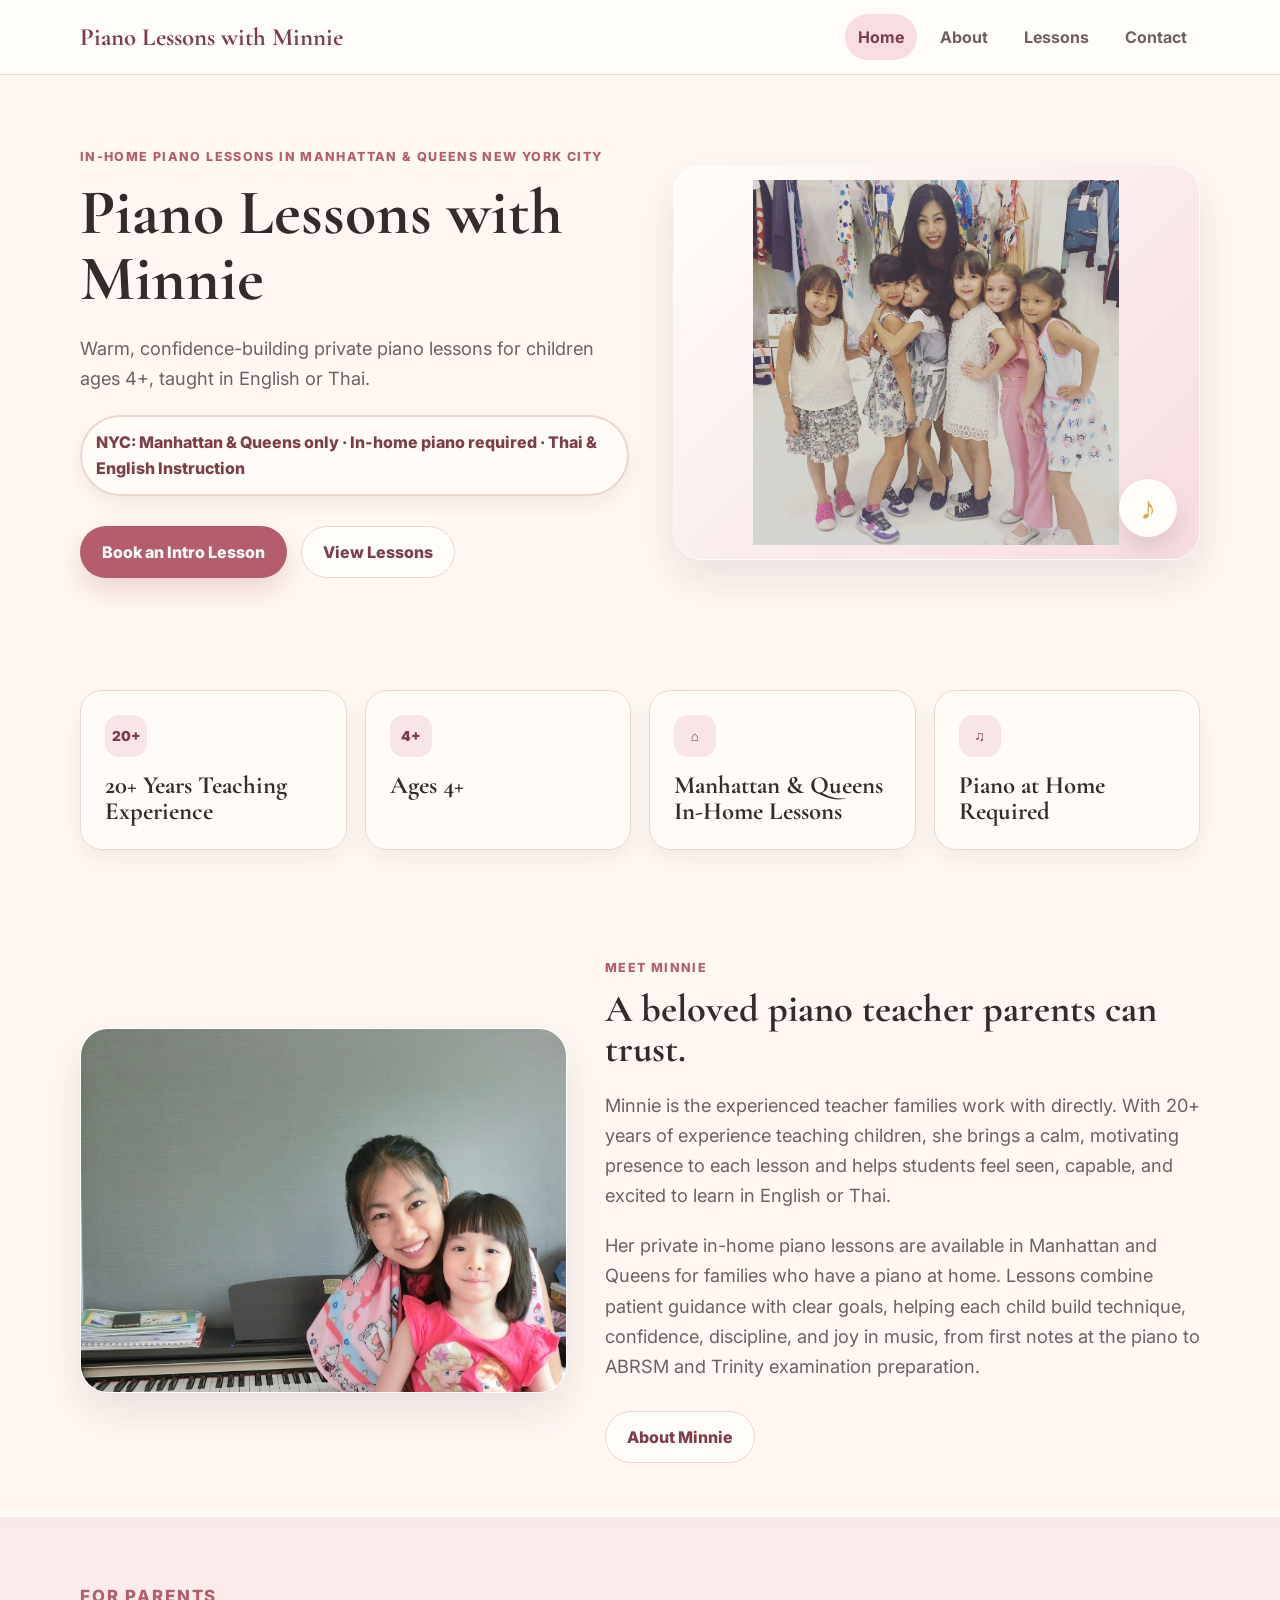
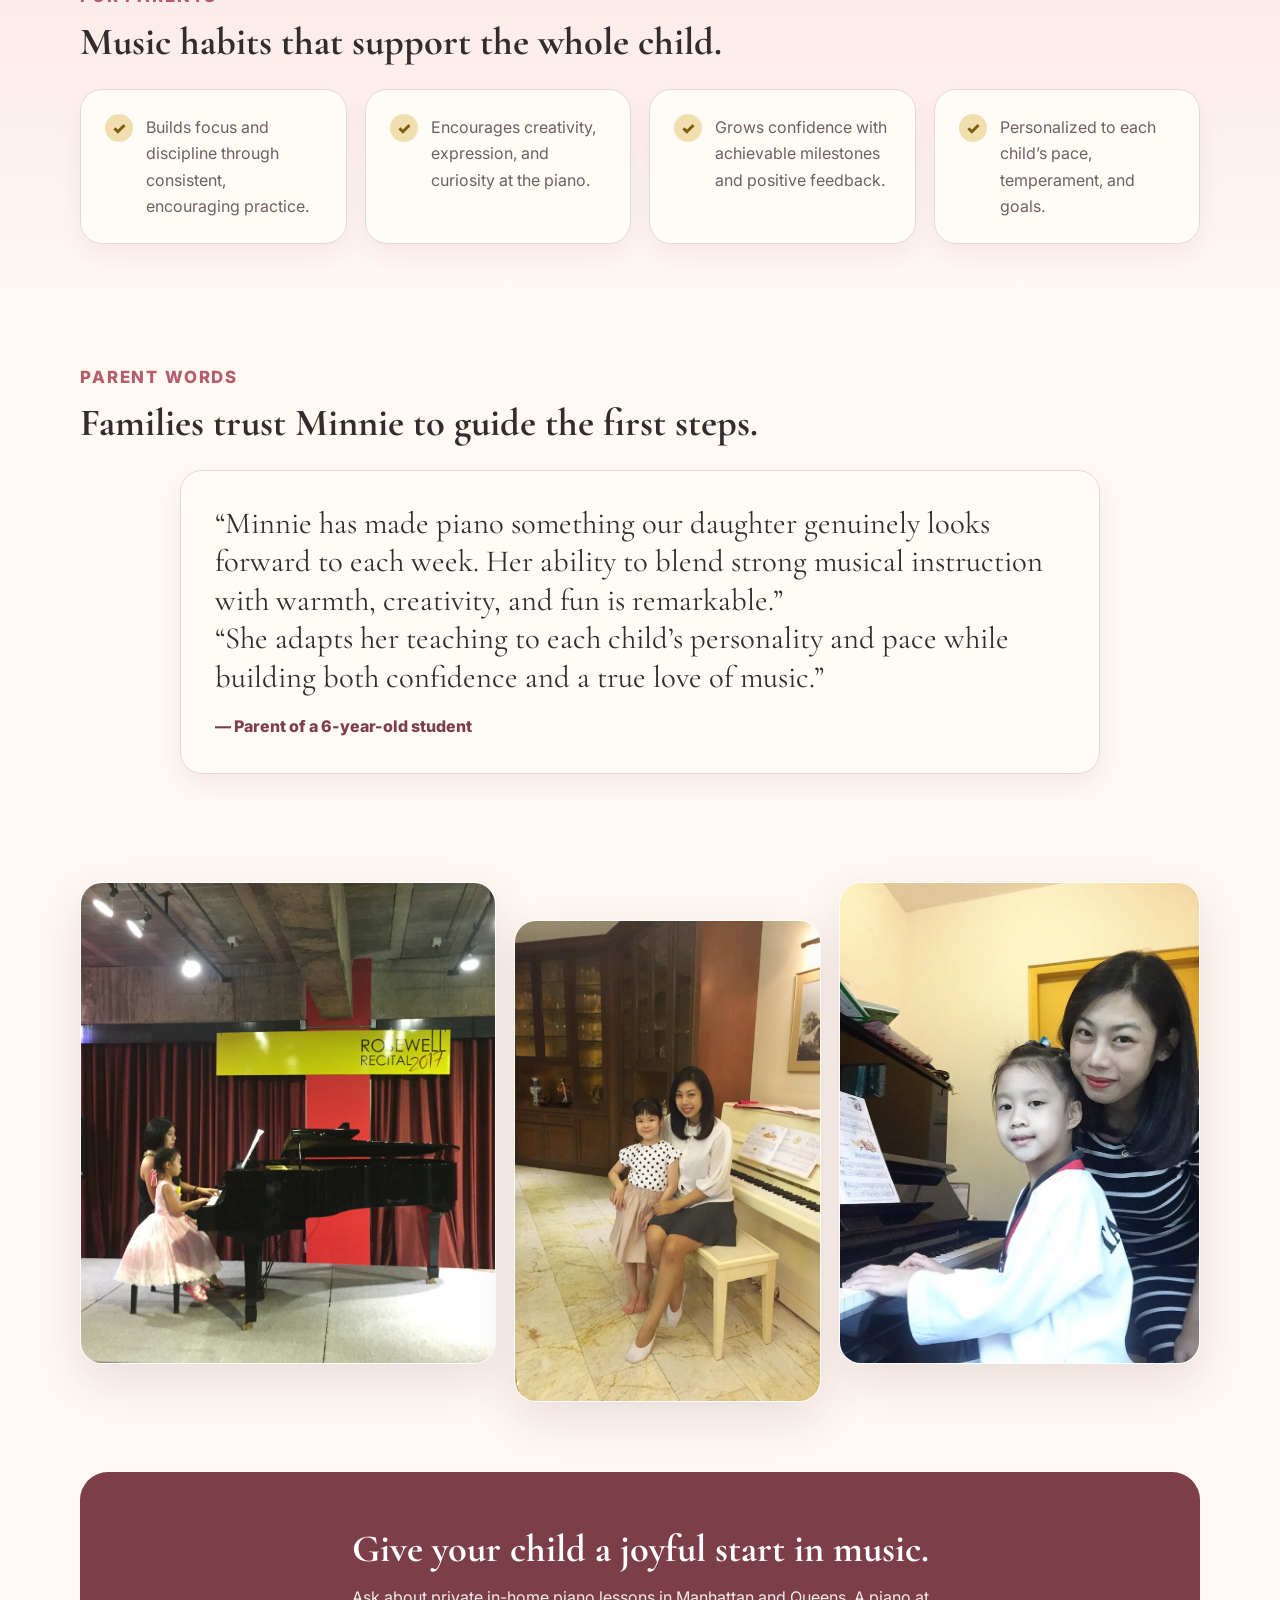
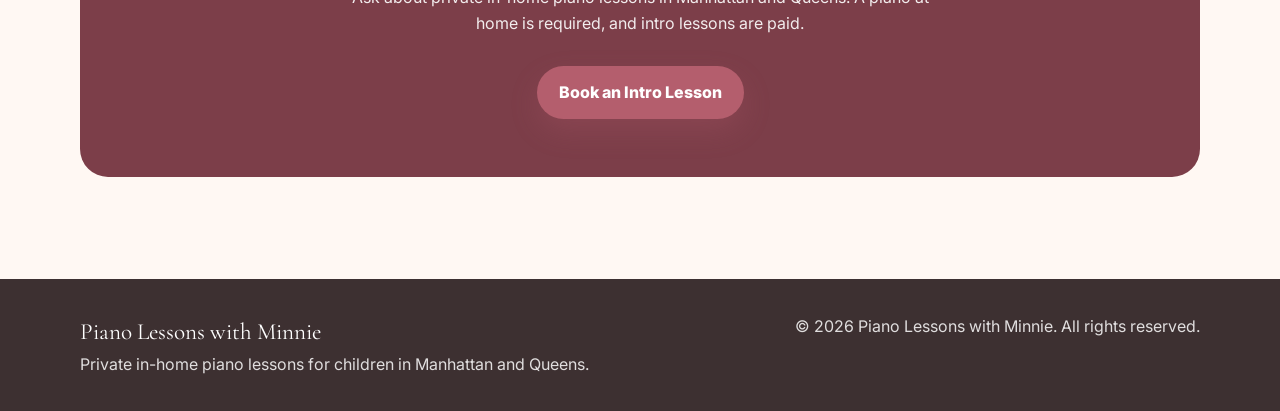
<file: index.html>
<!doctype html>
<html lang="en">
  <head>
    <meta charset="utf-8">
    <meta name="viewport" content="width=device-width, initial-scale=1">
    <title>Piano Lessons with Minnie | Private Piano Lessons for Kids</title>
    <meta name="description" content="Warm, confidence-building children’s piano lessons with Minnie for ages 4+ in Manhattan and Queens. Private in-home piano lessons require a piano at home.">
    <link rel="preconnect" href="https://fonts.googleapis.com">
    <link rel="preconnect" href="https://fonts.gstatic.com" crossorigin>
    <link href="https://fonts.googleapis.com/css2?family=Cormorant+Garamond:wght@600;700&family=Inter:wght@400;600;700;800&display=swap" rel="stylesheet">
    <link rel="stylesheet" href="styles.css">

<link rel="icon" type="image/png" href="/favicon.png" />

<meta property="og:title" content="Piano Lessons with Minnie" />
<meta property="og:description" content="Warm, confidence-building private piano lessons for children ages 4+." />
<meta property="og:image" content="https://pianowithminnie.com/og-image.png" />
<meta property="og:url" content="https://pianowithminnie.com" />
<meta property="og:type" content="website" />

<meta name="twitter:card" content="summary_large_image" />
<meta name="twitter:title" content="Piano Lessons with Minnie" />
<meta name="twitter:description" content="Warm, confidence-building private piano lessons for children ages 4+." />
<meta name="twitter:image" content="https://pianowithminnie.com/og-image.png" />

    
    <script type="application/ld+json">
      {
        "@context": "https://schema.org",
        "@type": ["LocalBusiness", "EducationalOrganization"],
        "name": "Piano Lessons with Minnie",
        "description": "Warm private piano lessons for children ages 4 and above with Minnie in Manhattan and Queens, including beginner piano, in-home lessons, ABRSM exam preparation, and Trinity exam preparation. An in-home piano is required.",
        "telephone": "+16462888821",
        "founder": {"@type": "Person", "name": "Minnie"},
        "employee": {"@type": "Person", "name": "Minnie", "jobTitle": "Piano Teacher"},
        "areaServed": ["Manhattan, New York, NY", "Queens, New York, NY"],
        "priceRange": "$$",
        "serviceType": ["Children's piano lessons", "Private piano lessons", "In-home piano lessons", "ABRSM exam preparation", "Trinity exam preparation"]
      }
    </script>
  </head>
  <body>
    <header class="site-header">
      <nav class="nav" aria-label="Main navigation">
        <a class="logo" href="index.html">Piano Lessons with Minnie</a>
        <div class="nav-links">
          <a href="index.html" aria-current="page">Home</a>
          <a href="about.html">About</a>
          <a href="lessons.html">Lessons</a>
          <a href="contact.html">Contact</a>
        </div>
      </nav>
    </header>

    <main>
      <section class="hero">
        <div class="hero-text">
          <p class="eyebrow">In-home piano lessons in Manhattan &amp; Queens New York City</p>
          <h1> Piano Lessons with Minnie</h1>
          <p class="lead">Warm, confidence-building private piano lessons for children ages 4+, taught in English or Thai.</p>
          <p class="service-note"> NYC: Manhattan &amp; Queens only · In-home piano required · Thai &amp; English Instruction  </p>
          <div class="actions">
            <a class="button primary" href="contact.html">Book an Intro Lesson</a>
            <a class="button secondary" href="lessons.html">View Lessons</a>
          </div>
        </div>
        <div class="hero-art contain-photo">
          <img src="assets/images/student-recital.jpg" alt="Minnie supporting a young student during a piano recital">
  
          <span class="music-note" aria-hidden="true">♪</span>
        </div>
      </section>

      <section class="section" aria-label="Teaching highlights">
        <div class="grid four">
          <article class="card badge-card">
            <div class="icon">20+</div>
            <h3>20+ Years Teaching Experience</h3>
          </article>
          <article class="card badge-card">
            <div class="icon">4+</div>
            <h3>Ages 4+</h3>
          </article>
          <article class="card badge-card">
            <div class="icon">⌂</div>
            <h3>Manhattan &amp; Queens In-Home Lessons</h3>
          </article>
          <article class="card badge-card">
            <div class="icon">♫</div>
            <h3>Piano at Home Required</h3>
          </article>
        </div>
      </section>

      <section class="section about">
        <div class="image-card">
          <img src="assets/images/minnie-at-grand-piano.jpg" alt="Minnie seated at a grand piano">
        </div>
        <div>
          <p class="eyebrow">Meet Minnie</p>
          <h2>A beloved piano teacher parents can trust.</h2>
          <p class="lead">Minnie is the experienced teacher families work with directly. With 20+ years of experience teaching children, she brings a calm, motivating presence to each lesson and helps students feel seen, capable, and excited to learn in English or Thai.</p>
          <p class="lead">Her private in-home piano lessons are available in Manhattan and Queens for families who have a piano at home. Lessons combine patient guidance with clear goals, helping each child build technique, confidence, discipline, and joy in music, from first notes at the piano to ABRSM and Trinity examination preparation.</p>
          <div class="actions">
            <a class="button secondary" href="about.html">About Minnie</a>
          </div>
        </div>
      </section>

      <div class="soft-band">
        <section class="section">
          <div class="section-heading">
            <p class="eyebrow">For parents</p>
            <h2>Music habits that support the whole child.</h2>
          </div>
          <div class="grid four">
            <div class="card benefit"><span class="check">✓</span><p>Builds focus and discipline through consistent, encouraging practice.</p></div>
            <div class="card benefit"><span class="check">✓</span><p>Encourages creativity, expression, and curiosity at the piano.</p></div>
            <div class="card benefit"><span class="check">✓</span><p>Grows confidence with achievable milestones and positive feedback.</p></div>
            <div class="card benefit"><span class="check">✓</span><p>Personalized to each child’s pace, temperament, and goals.</p></div>
          </div>
        </section>
      </div>

      <section class="section">
        <div class="section-heading">
          <p class="eyebrow">Parent words</p>
          <h2>Families trust Minnie to guide the first steps.</h2>
        </div>
        <article class="card featured-testimonial">
          <p class="quote">“Minnie has made piano something our daughter genuinely looks forward to each week. Her ability to blend strong musical instruction with warmth, creativity, and fun is remarkable.”</p>
          <p class="quote">“She adapts her teaching to each child’s personality and pace while building both confidence and a true love of music.”</p>
          <p class="author">— Parent of a 6-year-old student</p>
        </article>
      </section>

      <section class="section" aria-label="Photos of Minnie teaching students">
        <div class="photo-strip">
          <img src="assets/images/piano-lesson-student.jpg" alt="Minnie smiling with a young piano student">
          <img src="assets/images/Minnie_Student_Homepage.jpg" alt="Minnie with a young student at a piano lesson">
          <img src="assets/images/Minnie_TKD.jpg" alt="Minnie supporting a young piano student during a recital">
        </div>
      </section>

      <section class="section">
        <div class="cta-band">
          <h2>Give your child a joyful start in music.</h2>
          <p>Ask about private in-home piano lessons in Manhattan and Queens. A piano at home is required, and intro lessons are paid.</p>
          <div class="actions" style="justify-content:center">
            <a class="button primary" href="contact.html">Book an Intro Lesson</a>
          </div>
        </div>
      </section>
    </main>

    <footer class="site-footer">
      <div class="footer-inner">
        <div>
          <div class="footer-brand">Piano Lessons with Minnie</div>
          <p>Private in-home piano lessons for children in Manhattan and Queens.</p>
        </div>
       
        <p>© 2026 Piano Lessons with Minnie. All rights reserved.</p>
      </div>
    </footer>
  </body>
</html>
</file>
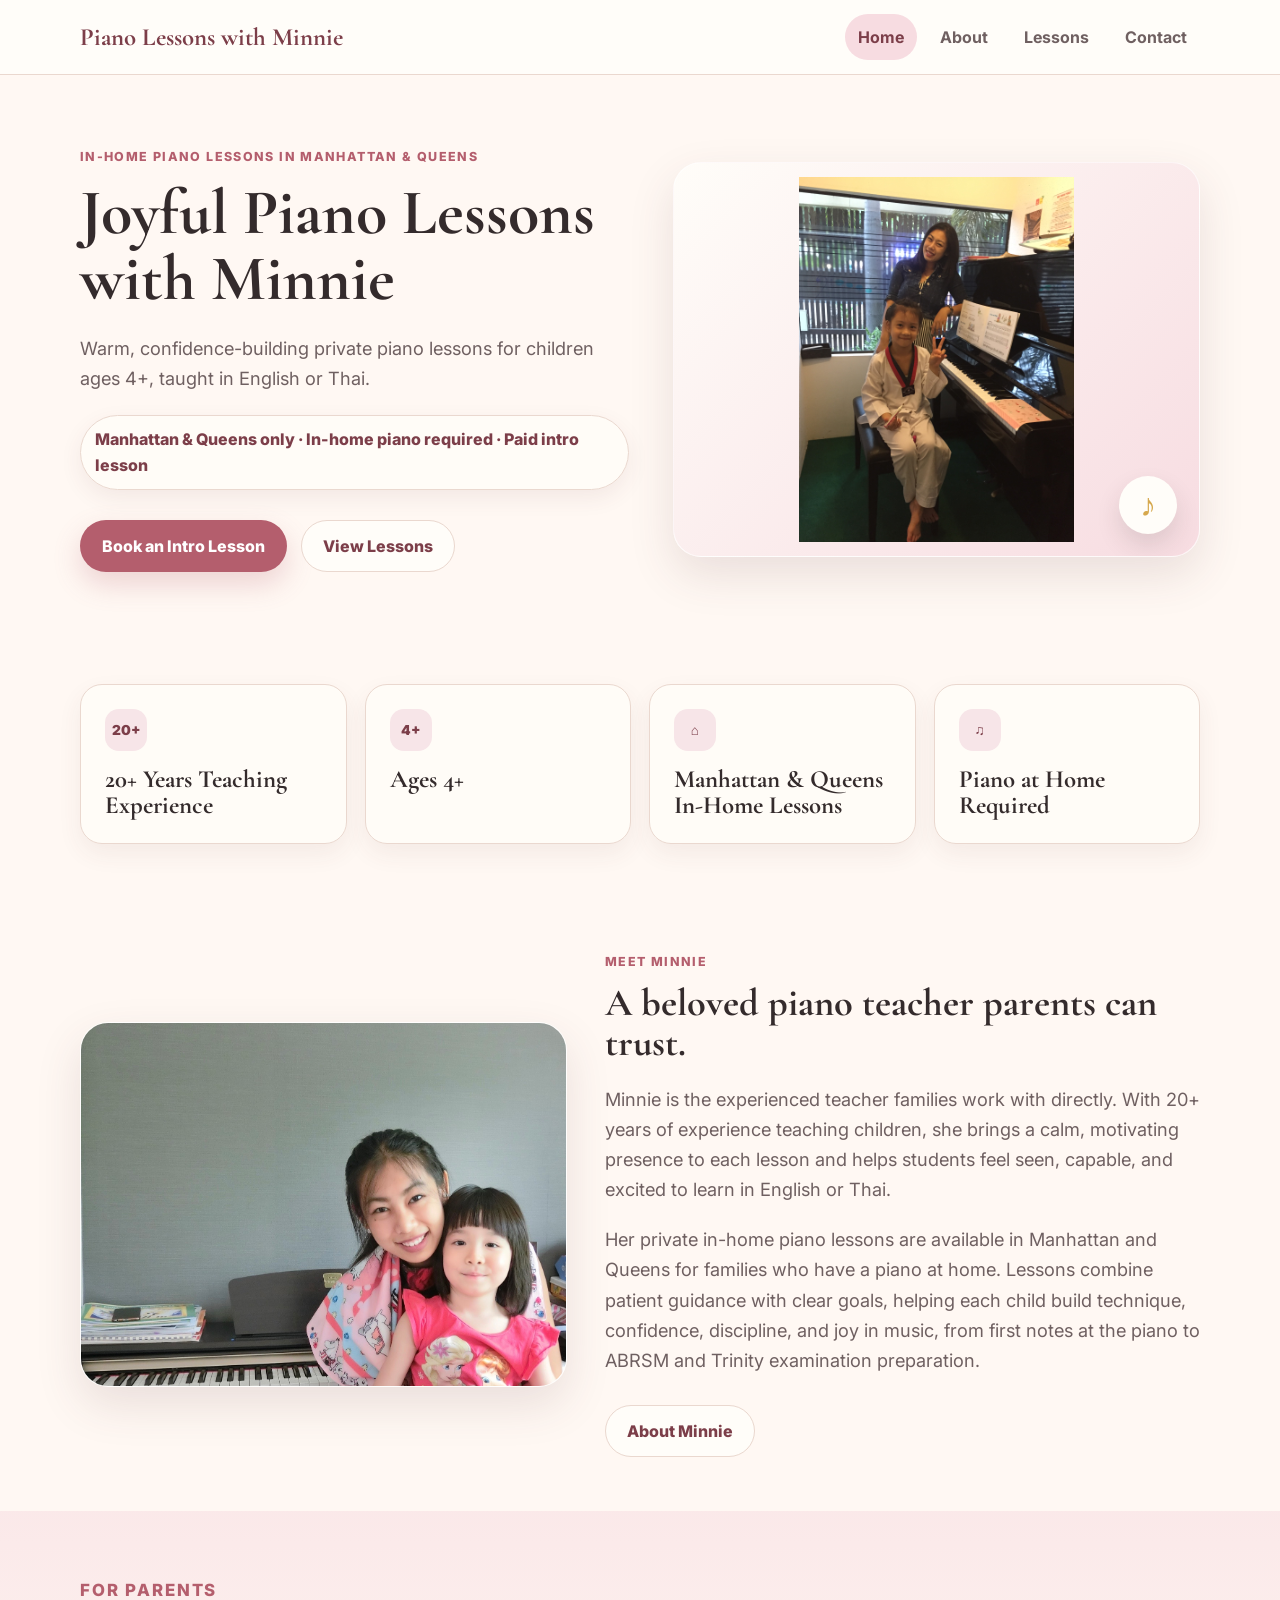
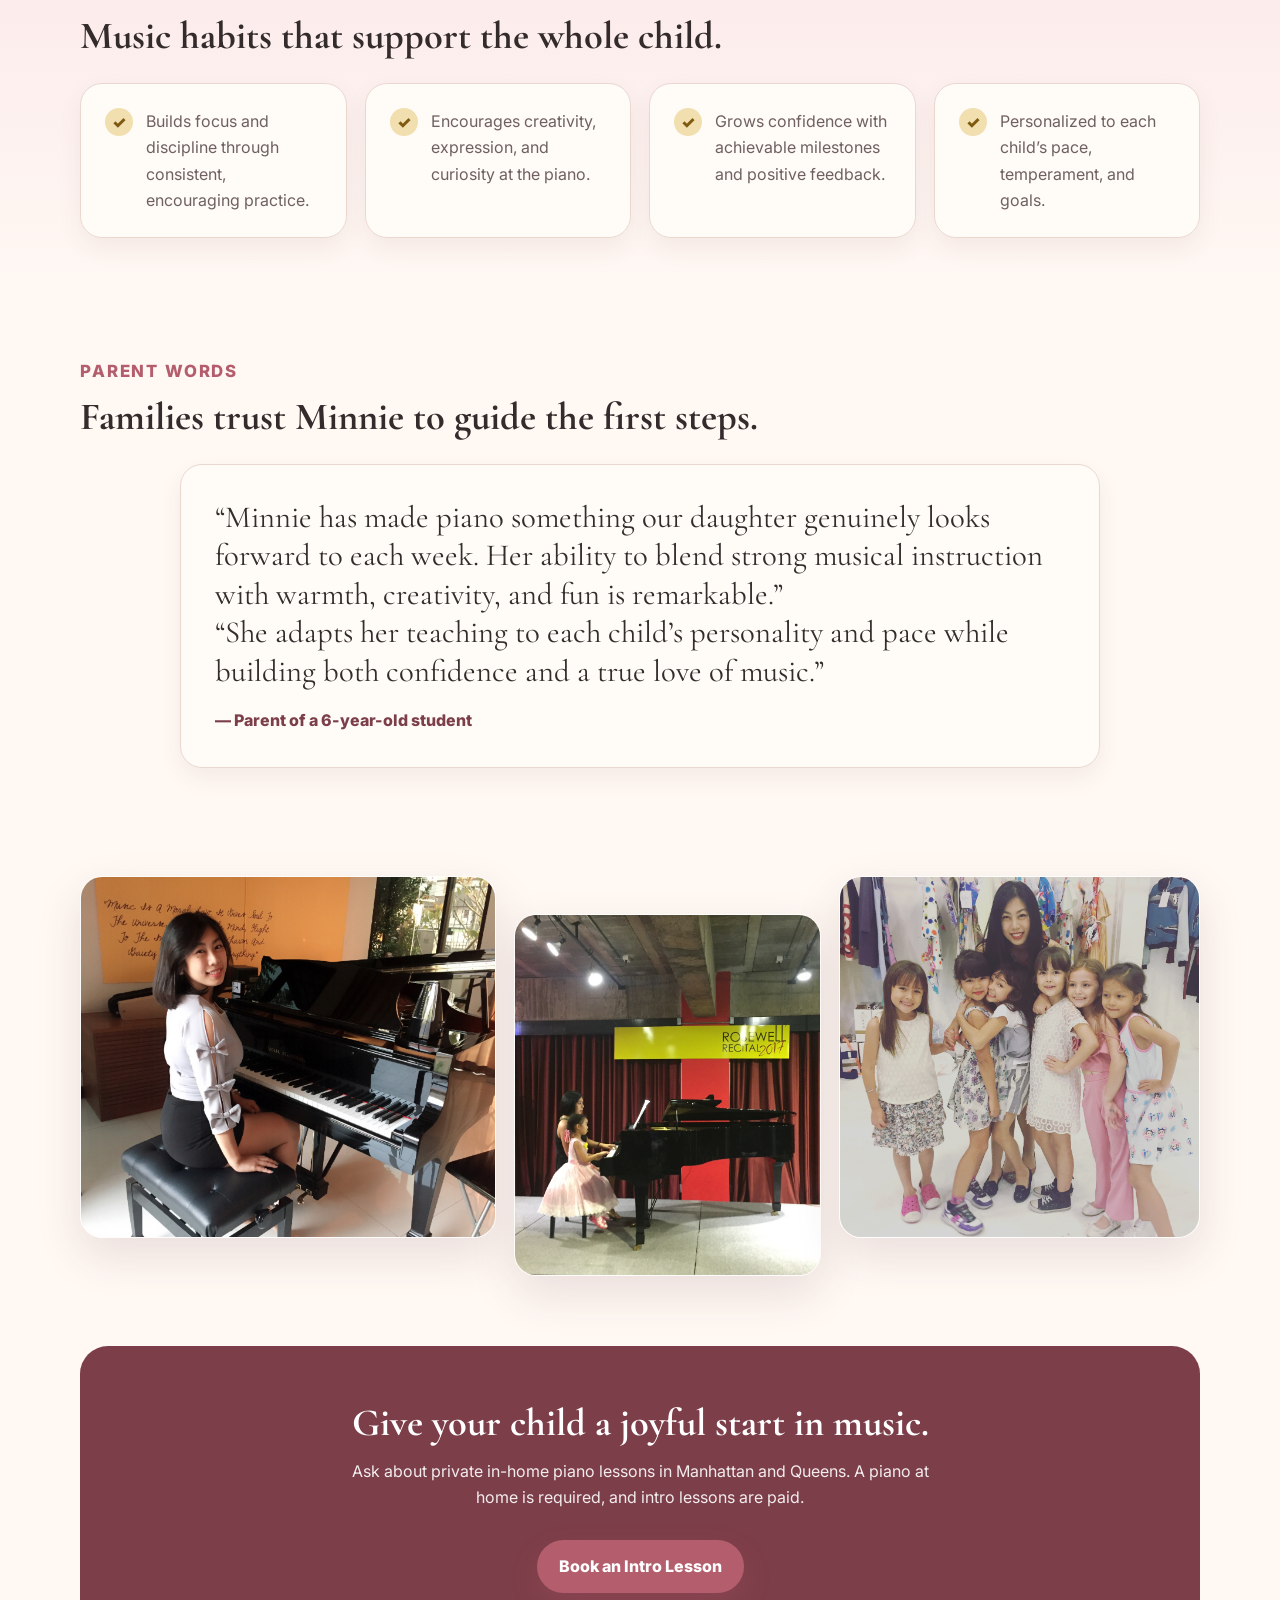
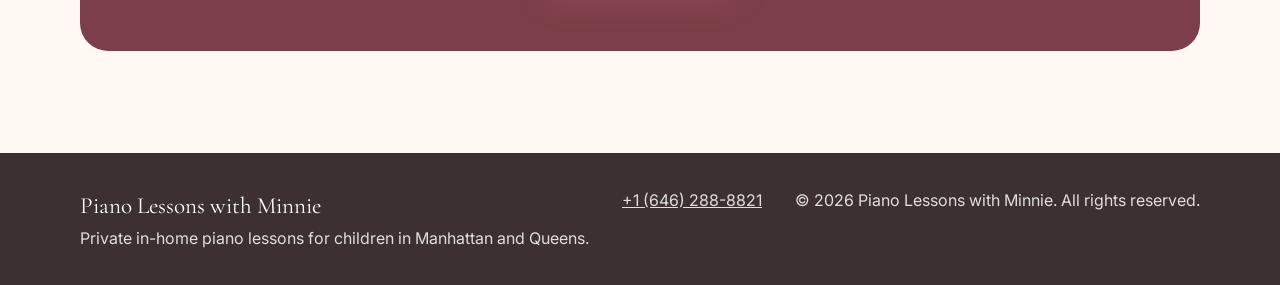
<file: MinniesPiano/index.html>
<!doctype html>
<html lang="en">
  <head>
    <meta charset="utf-8">
    <meta name="viewport" content="width=device-width, initial-scale=1">
    <title>Piano Lessons with Minnie | Private Piano Lessons for Kids</title>
    <meta name="description" content="Warm, confidence-building children’s piano lessons with Minnie for ages 4+ in Manhattan and Queens. Private in-home piano lessons require a piano at home.">
    <link rel="preconnect" href="https://fonts.googleapis.com">
    <link rel="preconnect" href="https://fonts.gstatic.com" crossorigin>
    <link href="https://fonts.googleapis.com/css2?family=Cormorant+Garamond:wght@600;700&family=Inter:wght@400;600;700;800&display=swap" rel="stylesheet">
    <link rel="stylesheet" href="styles.css">
    <script type="application/ld+json">
      {
        "@context": "https://schema.org",
        "@type": ["LocalBusiness", "EducationalOrganization"],
        "name": "Piano Lessons with Minnie",
        "description": "Warm private piano lessons for children ages 4 and above with Minnie in Manhattan and Queens, including beginner piano, in-home lessons, ABRSM exam preparation, and Trinity exam preparation. An in-home piano is required.",
        "telephone": "+16462888821",
        "founder": {"@type": "Person", "name": "Minnie"},
        "employee": {"@type": "Person", "name": "Minnie", "jobTitle": "Piano Teacher"},
        "areaServed": ["Manhattan, New York, NY", "Queens, New York, NY"],
        "priceRange": "$$",
        "serviceType": ["Children's piano lessons", "Private piano lessons", "In-home piano lessons", "ABRSM exam preparation", "Trinity exam preparation"]
      }
    </script>
  </head>
  <body>
    <header class="site-header">
      <nav class="nav" aria-label="Main navigation">
        <a class="logo" href="index.html">Piano Lessons with Minnie</a>
        <div class="nav-links">
          <a href="index.html" aria-current="page">Home</a>
          <a href="about.html">About</a>
          <a href="lessons.html">Lessons</a>
          <a href="contact.html">Contact</a>
        </div>
      </nav>
    </header>

    <main>
      <section class="hero">
        <div class="hero-text">
          <p class="eyebrow">In-home piano lessons in Manhattan &amp; Queens</p>
          <h1>Joyful Piano Lessons with Minnie</h1>
          <p class="lead">Warm, confidence-building private piano lessons for children ages 4+, taught in English or Thai.</p>
          <p class="service-note">Manhattan &amp; Queens only · In-home piano required · Paid intro lesson</p>
          <div class="actions">
            <a class="button primary" href="contact.html">Book an Intro Lesson</a>
            <a class="button secondary" href="lessons.html">View Lessons</a>
          </div>
        </div>
        <div class="hero-art contain-photo">
          <img src="assets/images/minnie-with-young-student.jpg" alt="Minnie smiling with a young piano student beside a piano">
          <span class="music-note" aria-hidden="true">♪</span>
        </div>
      </section>

      <section class="section" aria-label="Teaching highlights">
        <div class="grid four">
          <article class="card badge-card">
            <div class="icon">20+</div>
            <h3>20+ Years Teaching Experience</h3>
          </article>
          <article class="card badge-card">
            <div class="icon">4+</div>
            <h3>Ages 4+</h3>
          </article>
          <article class="card badge-card">
            <div class="icon">⌂</div>
            <h3>Manhattan &amp; Queens In-Home Lessons</h3>
          </article>
          <article class="card badge-card">
            <div class="icon">♫</div>
            <h3>Piano at Home Required</h3>
          </article>
        </div>
      </section>

      <section class="section about">
        <div class="image-card">
          <img src="assets/images/minnie-at-grand-piano.jpg" alt="Minnie seated at a grand piano">
        </div>
        <div>
          <p class="eyebrow">Meet Minnie</p>
          <h2>A beloved piano teacher parents can trust.</h2>
          <p class="lead">Minnie is the experienced teacher families work with directly. With 20+ years of experience teaching children, she brings a calm, motivating presence to each lesson and helps students feel seen, capable, and excited to learn in English or Thai.</p>
          <p class="lead">Her private in-home piano lessons are available in Manhattan and Queens for families who have a piano at home. Lessons combine patient guidance with clear goals, helping each child build technique, confidence, discipline, and joy in music, from first notes at the piano to ABRSM and Trinity examination preparation.</p>
          <div class="actions">
            <a class="button secondary" href="about.html">About Minnie</a>
          </div>
        </div>
      </section>

      <div class="soft-band">
        <section class="section">
          <div class="section-heading">
            <p class="eyebrow">For parents</p>
            <h2>Music habits that support the whole child.</h2>
          </div>
          <div class="grid four">
            <div class="card benefit"><span class="check">✓</span><p>Builds focus and discipline through consistent, encouraging practice.</p></div>
            <div class="card benefit"><span class="check">✓</span><p>Encourages creativity, expression, and curiosity at the piano.</p></div>
            <div class="card benefit"><span class="check">✓</span><p>Grows confidence with achievable milestones and positive feedback.</p></div>
            <div class="card benefit"><span class="check">✓</span><p>Personalized to each child’s pace, temperament, and goals.</p></div>
          </div>
        </section>
      </div>

      <section class="section">
        <div class="section-heading">
          <p class="eyebrow">Parent words</p>
          <h2>Families trust Minnie to guide the first steps.</h2>
        </div>
        <article class="card featured-testimonial">
          <p class="quote">“Minnie has made piano something our daughter genuinely looks forward to each week. Her ability to blend strong musical instruction with warmth, creativity, and fun is remarkable.”</p>
          <p class="quote">“She adapts her teaching to each child’s personality and pace while building both confidence and a true love of music.”</p>
          <p class="author">— Parent of a 6-year-old student</p>
        </article>
      </section>

      <section class="section" aria-label="Photos of Minnie teaching students">
        <div class="photo-strip">
          <img src="assets/images/minnie-with-students.jpg" alt="Minnie smiling with a group of young students">
          <img src="assets/images/piano-lesson-student.jpg" alt="Minnie with a young student at a piano lesson">
          <img src="assets/images/student-recital.jpg" alt="Minnie supporting a young piano student during a recital">
        </div>
      </section>

      <section class="section">
        <div class="cta-band">
          <h2>Give your child a joyful start in music.</h2>
          <p>Ask about private in-home piano lessons in Manhattan and Queens. A piano at home is required, and intro lessons are paid.</p>
          <div class="actions" style="justify-content:center">
            <a class="button primary" href="contact.html">Book an Intro Lesson</a>
          </div>
        </div>
      </section>
    </main>

    <footer class="site-footer">
      <div class="footer-inner">
        <div>
          <div class="footer-brand">Piano Lessons with Minnie</div>
          <p>Private in-home piano lessons for children in Manhattan and Queens.</p>
        </div>
        <p><a href="tel:+16462888821">+1 (646) 288-8821</a></p>
        <p>© 2026 Piano Lessons with Minnie. All rights reserved.</p>
      </div>
    </footer>
  </body>
</html>
</file>
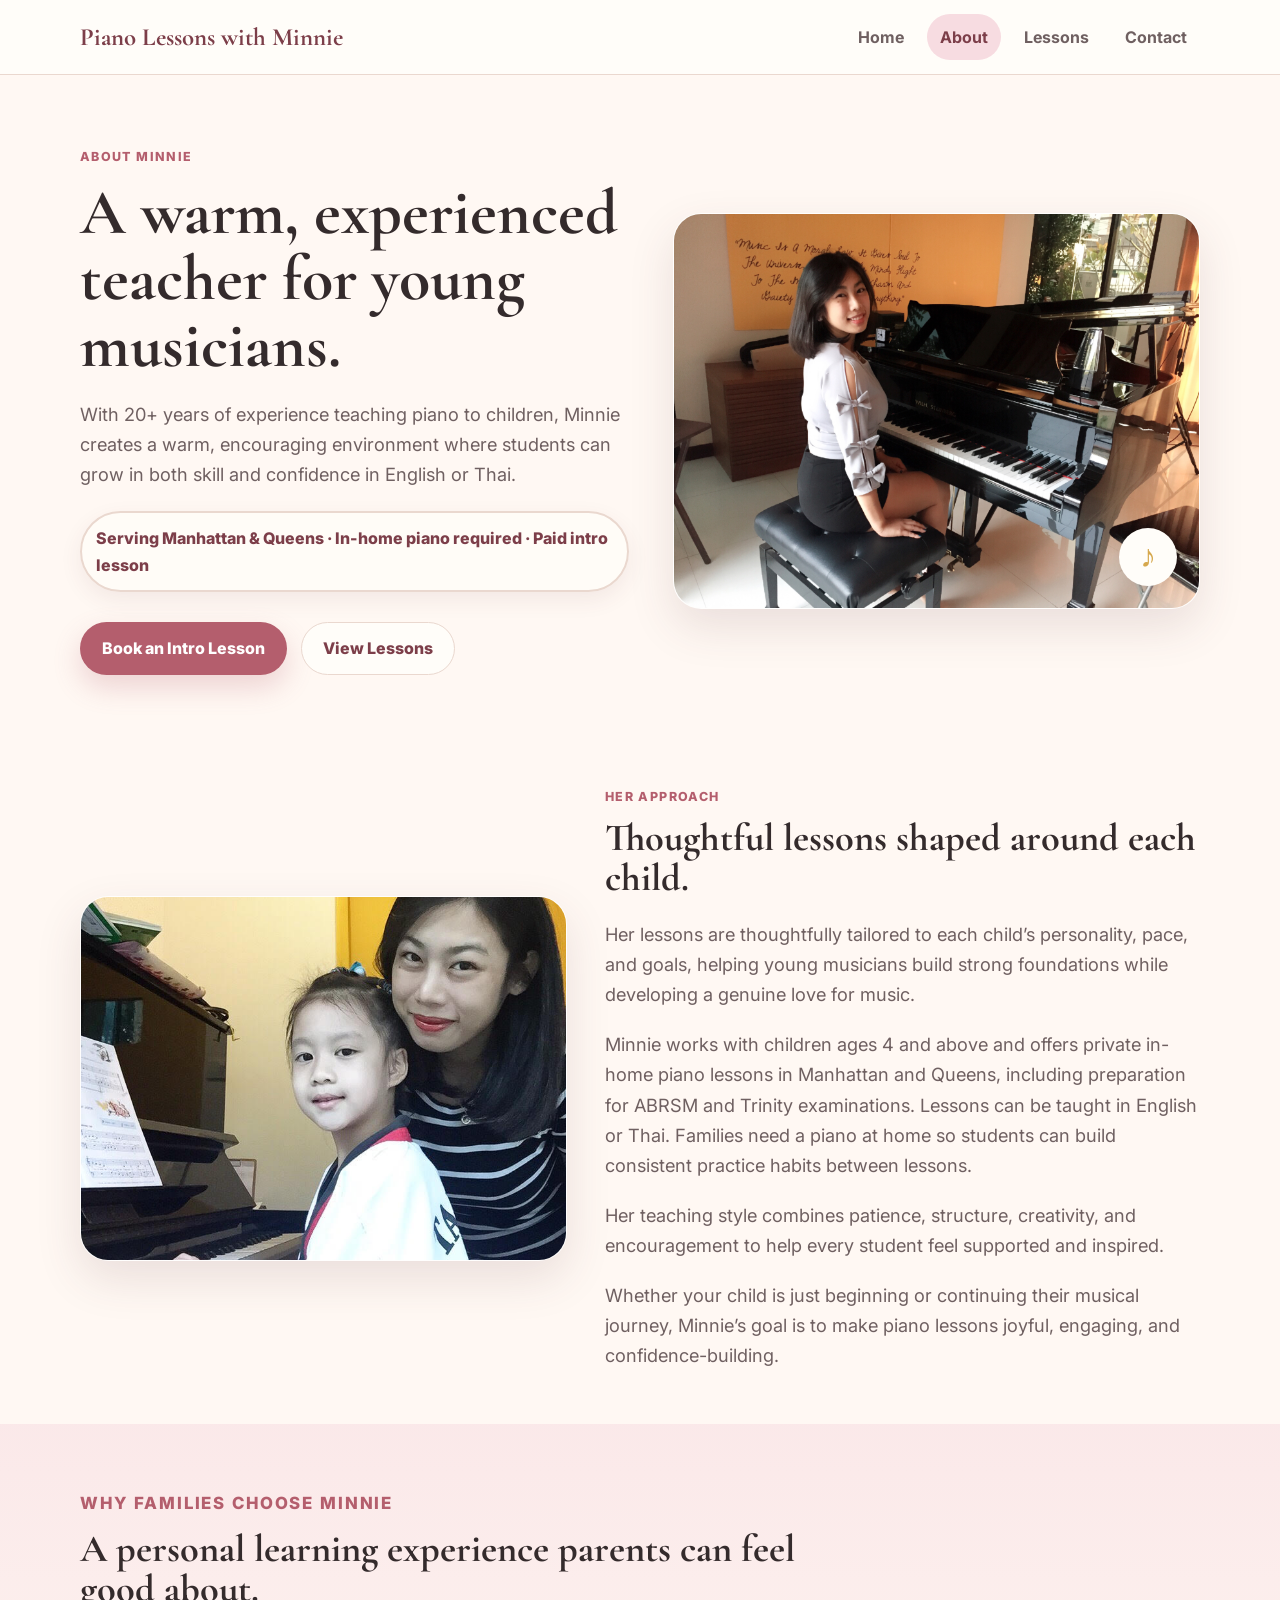
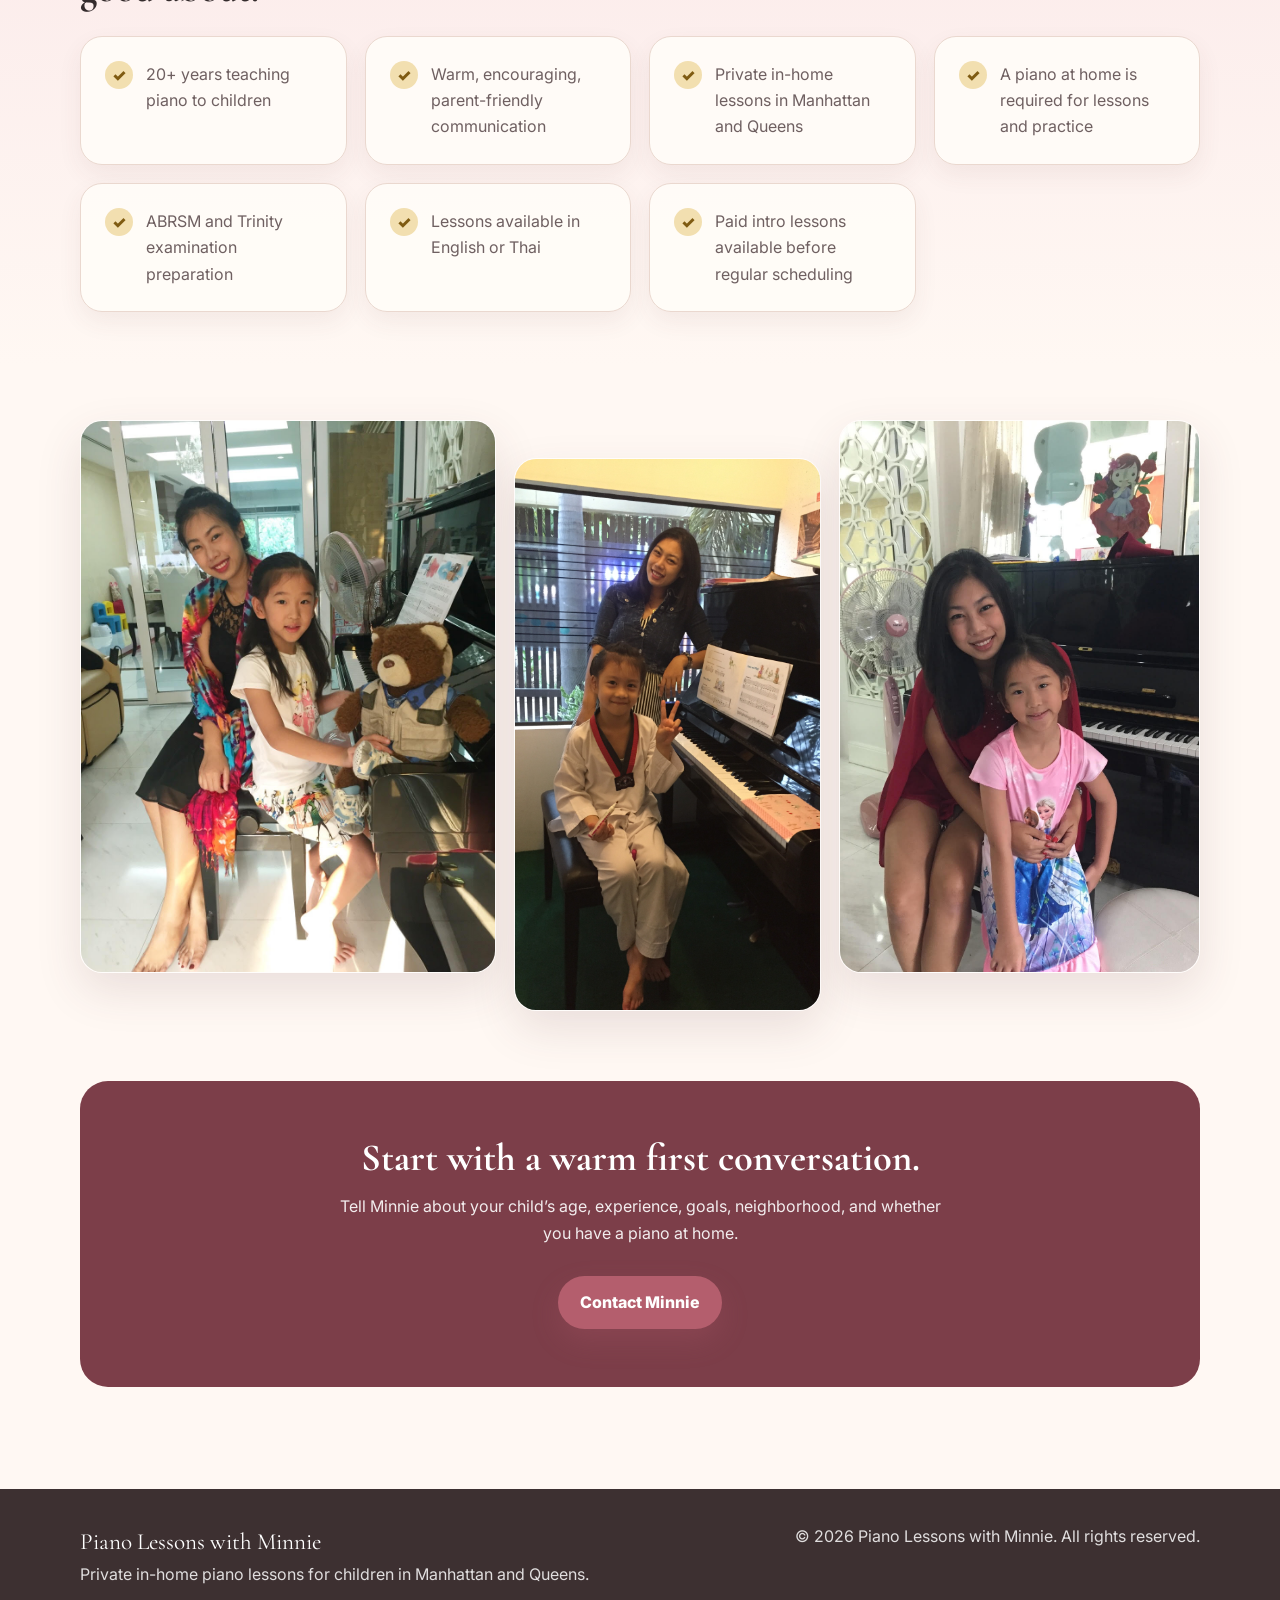
<file: about.html>
<!doctype html>
<html lang="en">
  <head>
    <meta charset="utf-8">
    <meta name="viewport" content="width=device-width, initial-scale=1">
    <title>About Minnie | Children’s Piano Lessons with Minnie</title>
    <meta name="description" content="Meet Minnie, an experienced children’s piano teacher offering warm private in-home piano lessons for ages 4+ in Manhattan and Queens. A piano at home is required.">
    <link rel="preconnect" href="https://fonts.googleapis.com">
    <link rel="preconnect" href="https://fonts.gstatic.com" crossorigin>
    <link href="https://fonts.googleapis.com/css2?family=Cormorant+Garamond:wght@600;700&family=Inter:wght@400;600;700;800&display=swap" rel="stylesheet">
    <link rel="stylesheet" href="styles.css">
    <script type="application/ld+json">
      {
        "@context": "https://schema.org",
        "@type": "AboutPage",
        "name": "About Minnie",
        "about": {
          "@type": "Person",
          "name": "Minnie",
          "jobTitle": "Children's Piano Teacher",
          "description": "Minnie is an experienced children’s piano teacher offering warm, confidence-building private in-home piano lessons for children ages 4 and above in Manhattan and Queens."
        }
      }
    </script>
  </head>
  <body>
    <header class="site-header">
      <nav class="nav" aria-label="Main navigation">
        <a class="logo" href="index.html">Piano Lessons with Minnie</a>
        <div class="nav-links">
          <a href="index.html">Home</a>
          <a href="about.html" aria-current="page">About</a>
          <a href="lessons.html">Lessons</a>
          <a href="contact.html">Contact</a>
        </div>
      </nav>
    </header>

    <main>
      <section class="hero">
        <div>
          <p class="eyebrow">About Minnie</p>
          <h1>A warm, experienced teacher for young musicians.</h1>
          <p class="lead">With 20+ years of experience teaching piano to children, Minnie creates a warm, encouraging environment where students can grow in both skill and confidence in English or Thai.</p>
          <p class="service-note">Serving Manhattan &amp; Queens · In-home piano required · Paid intro lesson</p>
          <div class="actions">
            <a class="button primary" href="contact.html">Book an Intro Lesson</a>
            <a class="button secondary" href="lessons.html">View Lessons</a>
          </div>
        </div>
        <div class="hero-art">
          <img src="assets/images/minnie-with-students.jpg" alt="Minnie smiling with a group of young students">
          <span class="music-note" aria-hidden="true">♪</span>
        </div>
      </section>

      <section class="section about">
        <div class="image-card">
          <img src="assets/images/Minnie_TKD.jpg" alt="Minnie with a student at a paino">
        </div>
        <div>
          <p class="eyebrow">Her approach</p>
          <h2>Thoughtful lessons shaped around each child.</h2>
          <p class="lead">Her lessons are thoughtfully tailored to each child’s personality, pace, and goals, helping young musicians build strong foundations while developing a genuine love for music.</p>
          <p class="lead">Minnie works with children ages 4 and above and offers private in-home piano lessons in Manhattan and Queens, including preparation for ABRSM and Trinity examinations. Lessons can be taught in English or Thai. Families need a piano at home so students can build consistent practice habits between lessons.</p>
          <p class="lead">Her teaching style combines patience, structure, creativity, and encouragement to help every student feel supported and inspired.</p>
          <p class="lead">Whether your child is just beginning or continuing their musical journey, Minnie’s goal is to make piano lessons joyful, engaging, and confidence-building.</p>
        </div>
      </section>

      <div class="soft-band">
        <section class="section">
          <div class="section-heading">
            <p class="eyebrow">Why families choose Minnie</p>
            <h2>A personal learning experience parents can feel good about.</h2>
          </div>
          <div class="grid four">
            <div class="card benefit"><span class="check">✓</span><p>20+ years teaching piano to children</p></div>
            <div class="card benefit"><span class="check">✓</span><p>Warm, encouraging, parent-friendly communication</p></div>
            <div class="card benefit"><span class="check">✓</span><p>Private in-home lessons in Manhattan and Queens</p></div>
            <div class="card benefit"><span class="check">✓</span><p>A piano at home is required for lessons and practice</p></div>
            <div class="card benefit"><span class="check">✓</span><p>ABRSM and Trinity examination preparation</p></div>
            <div class="card benefit"><span class="check">✓</span><p>Lessons available in English or Thai</p></div>
            <div class="card benefit"><span class="check">✓</span><p>Paid intro lessons available before regular scheduling</p></div>
          </div>
        </section>
      </div>

      <section class="section" aria-label="Photos of Minnie with young piano students">
        <div class="photo-strip">
          <img src="assets/images/Minnie_Colorful.jpg" alt="Minnie smiling with a group of young students">
          <img src="assets/images/minnie-with-young-student.jpg" alt="Minnie smiling with a young student beside a piano">
          <img src="assets/images/Minnie_Pink.jpg" alt="Minnie supporting a young piano student during a recital">
        </div>
      </section>

      <section class="section">
        <div class="cta-band">
          <h2>Start with a warm first conversation.</h2>
          <p>Tell Minnie about your child’s age, experience, goals, neighborhood, and whether you have a piano at home.</p>
          <div class="actions" style="justify-content:center">
            <a class="button primary" href="contact.html">Contact Minnie</a>
          </div>
        </div>
      </section>
    </main>

    <footer class="site-footer">
      <div class="footer-inner">
        <div>
          <div class="footer-brand">Piano Lessons with Minnie</div>
          <p>Private in-home piano lessons for children in Manhattan and Queens.</p>
        </div>
    
        <p>© 2026 Piano Lessons with Minnie. All rights reserved.</p>
      </div>
    </footer>
  </body>
</html>
</file>
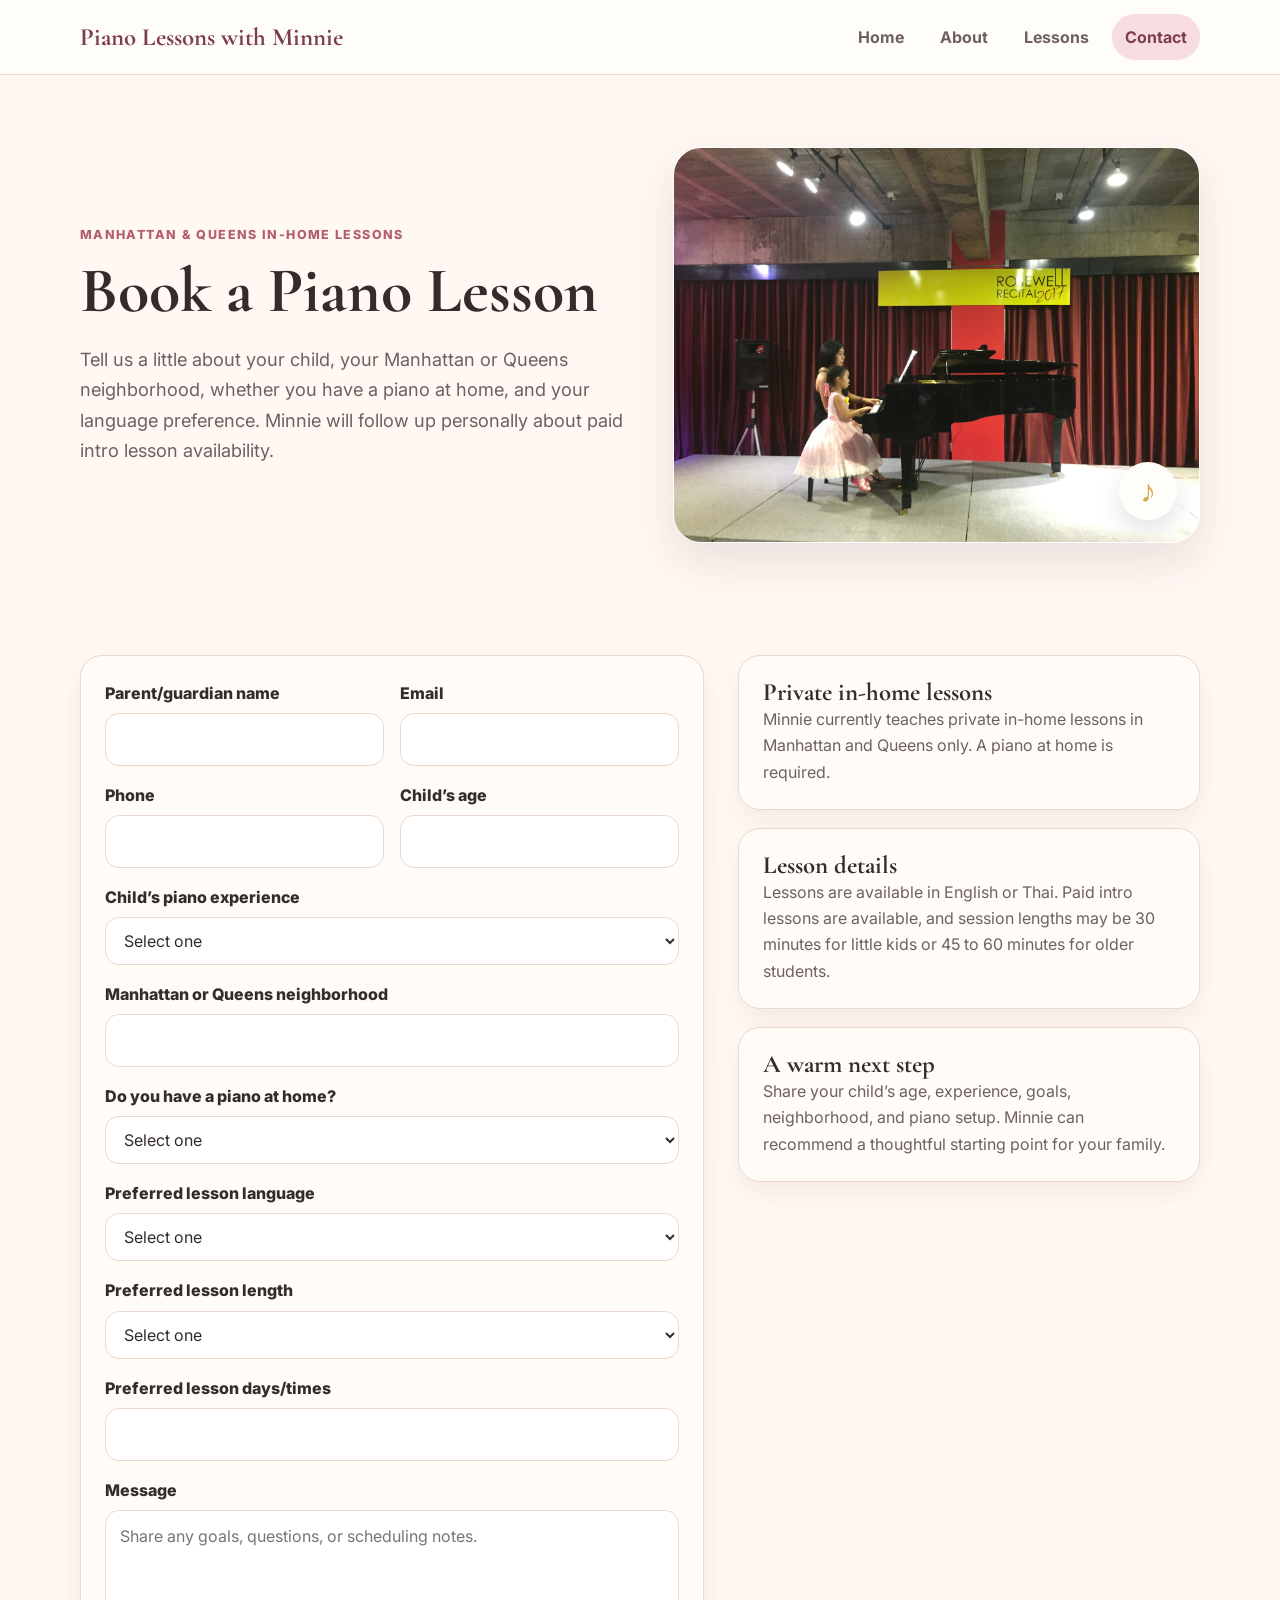
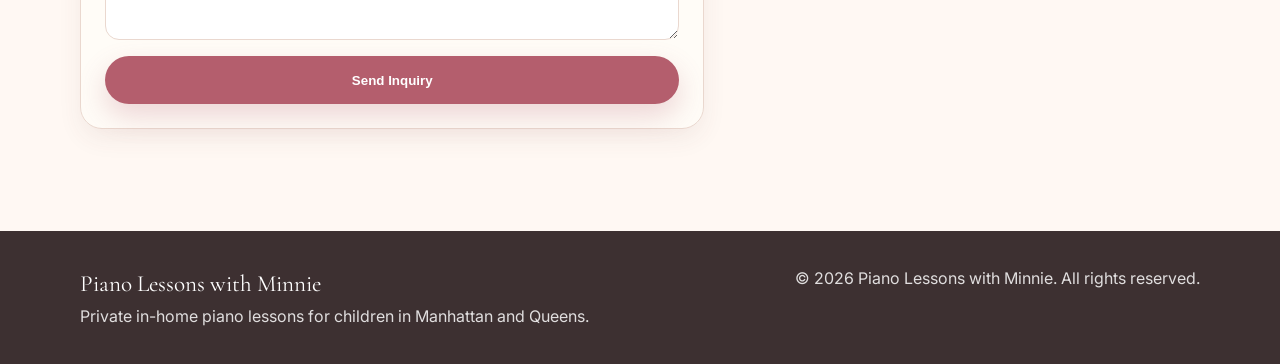
<file: contact.html>
<!doctype html>
<html lang="en">
  <head>
    <meta charset="utf-8">
    <meta name="viewport" content="width=device-width, initial-scale=1">
    <title>Contact Minnie | Private In-Home Piano Lessons for Kids</title>
    <meta name="description" content="Contact Minnie to ask about private in-home piano lessons for kids in Manhattan and Queens. A piano at home is required for lessons.">
    <link rel="preconnect" href="https://fonts.googleapis.com">
    <link rel="preconnect" href="https://fonts.gstatic.com" crossorigin>
    <link href="https://fonts.googleapis.com/css2?family=Cormorant+Garamond:wght@600;700&family=Inter:wght@400;600;700;800&display=swap" rel="stylesheet">
    <link rel="stylesheet" href="styles.css">
    <script type="application/ld+json">
      {
        "@context": "https://schema.org",
        "@type": "ContactPage",
        "name": "Contact Minnie",
        "about": {"@type": "LocalBusiness", "name": "Piano Lessons with Minnie", "telephone": "+16462888821", "areaServed": ["Manhattan, New York, NY", "Queens, New York, NY"]},
        "description": "Contact Minnie about private in-home piano lessons for children ages 4 and above in Manhattan and Queens. A piano at home is required."
      }
    </script>
  </head>
  <body>
    <header class="site-header">
      <nav class="nav" aria-label="Main navigation">
        <a class="logo" href="index.html">Piano Lessons with Minnie</a>
        <div class="nav-links">
          <a href="index.html">Home</a>
          <a href="about.html">About</a>
          <a href="lessons.html">Lessons</a>
          <a href="contact.html" aria-current="page">Contact</a>
        </div>
      </nav>
    </header>

    <main>
      <section class="hero">
        <div>
          <p class="eyebrow">Manhattan &amp; Queens in-home lessons</p>
          <h1>Book a Piano Lesson</h1>
          <p class="lead">Tell us a little about your child, your Manhattan or Queens neighborhood, whether you have a piano at home, and your language preference. Minnie will follow up personally about paid intro lesson availability.</p>
        </div>
        <div class="hero-art">
          <img src="assets/images/piano-lesson-student.jpg" alt="Minnie with a young student at a piano lesson">
          <span class="music-note" aria-hidden="true">♪</span>
        </div>
      </section>

      <section class="section contact-layout">
        <div class="card">

          <form name="lesson-inquiry" method="post" data-netlify="true" netlify>
            <input type="hidden" name="form-name" value="lesson-inquiry">
            <div class="form-row">
              <div class="field">
                <label for="parent-name">Parent/guardian name</label>
                <input id="parent-name" name="parent-name" type="text" autocomplete="name" required>
              </div>
              <div class="field">
                <label for="email">Email</label>
                <input id="email" name="email" type="email" autocomplete="email" required>
              </div>
            </div>
            <div class="form-row">
              <div class="field">
                <label for="phone">Phone</label>
                <input id="phone" name="phone" type="tel" autocomplete="tel" required>
              </div>
              <div class="field">
                <label for="child-age">Child’s age</label>
                <input id="child-age" name="child-age" type="text" inputmode="numeric" required>
              </div>
            </div>
            <div class="field">
              <label for="experience">Child’s piano experience</label>
              <select id="experience" name="experience" required>
                <option value="">Select one</option>
                <option>Beginner</option>
                <option>Some experience</option>
                <option>Exam preparation</option>
              </select>
            </div>
            <div class="field">
              <label for="location">Manhattan or Queens neighborhood</label>
              <input id="location" name="location" type="text" autocomplete="address-level2" required>
            </div>
            <div class="field">
              <label for="home-piano">Do you have a piano at home?</label>
              <select id="home-piano" name="home-piano" required>
                <option value="">Select one</option>
                <option>Yes, we have a piano at home</option>
                <option>Not yet, but we plan to get one</option>
                <option>No</option>
              </select>
            </div>
            <div class="field">
              <label for="language">Preferred lesson language</label>
              <select id="language" name="language" required>
                <option value="">Select one</option>
                <option>English</option>
                <option>Thai</option>
                <option>English and Thai</option>
              </select>
            </div>
            <div class="field">
              <label for="lesson-length">Preferred lesson length</label>
              <select id="lesson-length" name="lesson-length" required>
                <option value="">Select one</option>
                <option>30 minutes for a young beginner</option>
                <option>45 minutes</option>
                <option>60 minutes</option>
                <option>Not sure yet</option>
              </select>
            </div>
            <div class="field">
              <label for="preferred-times">Preferred lesson days/times</label>
              <input id="preferred-times" name="preferred-times" type="text" required>
            </div>
            <div class="field">
              <label for="message">Message</label>
              <textarea id="message" name="message" placeholder="Share any goals, questions, or scheduling notes."></textarea>
            </div>
            <button class="button primary" type="submit">Send Inquiry</button>
          </form>
        </div>

        <aside class="contact-detail">
         
          <div class="card">
            <h3>Private in-home lessons</h3>
            <p>Minnie currently teaches private in-home lessons in Manhattan and Queens only. A piano at home is required.</p>
          </div>
          <div class="card">
            <h3>Lesson details</h3>
            <p>Lessons are available in English or Thai. Paid intro lessons are available, and session lengths may be 30 minutes for little kids or 45 to 60 minutes for older students.</p>
          </div>
          <div class="card">
            <h3>A warm next step</h3>
            <p>Share your child’s age, experience, goals, neighborhood, and piano setup. Minnie can recommend a thoughtful starting point for your family.</p>
          </div>
        </aside>
      </section>
    </main>

    <footer class="site-footer">
      <div class="footer-inner">
        <div>
          <div class="footer-brand">Piano Lessons with Minnie</div>
          <p>Private in-home piano lessons for children in Manhattan and Queens.</p>
        </div>
       
        <p>© 2026 Piano Lessons with Minnie. All rights reserved.</p>
      </div>
    </footer>
  </body>
</html>
</file>
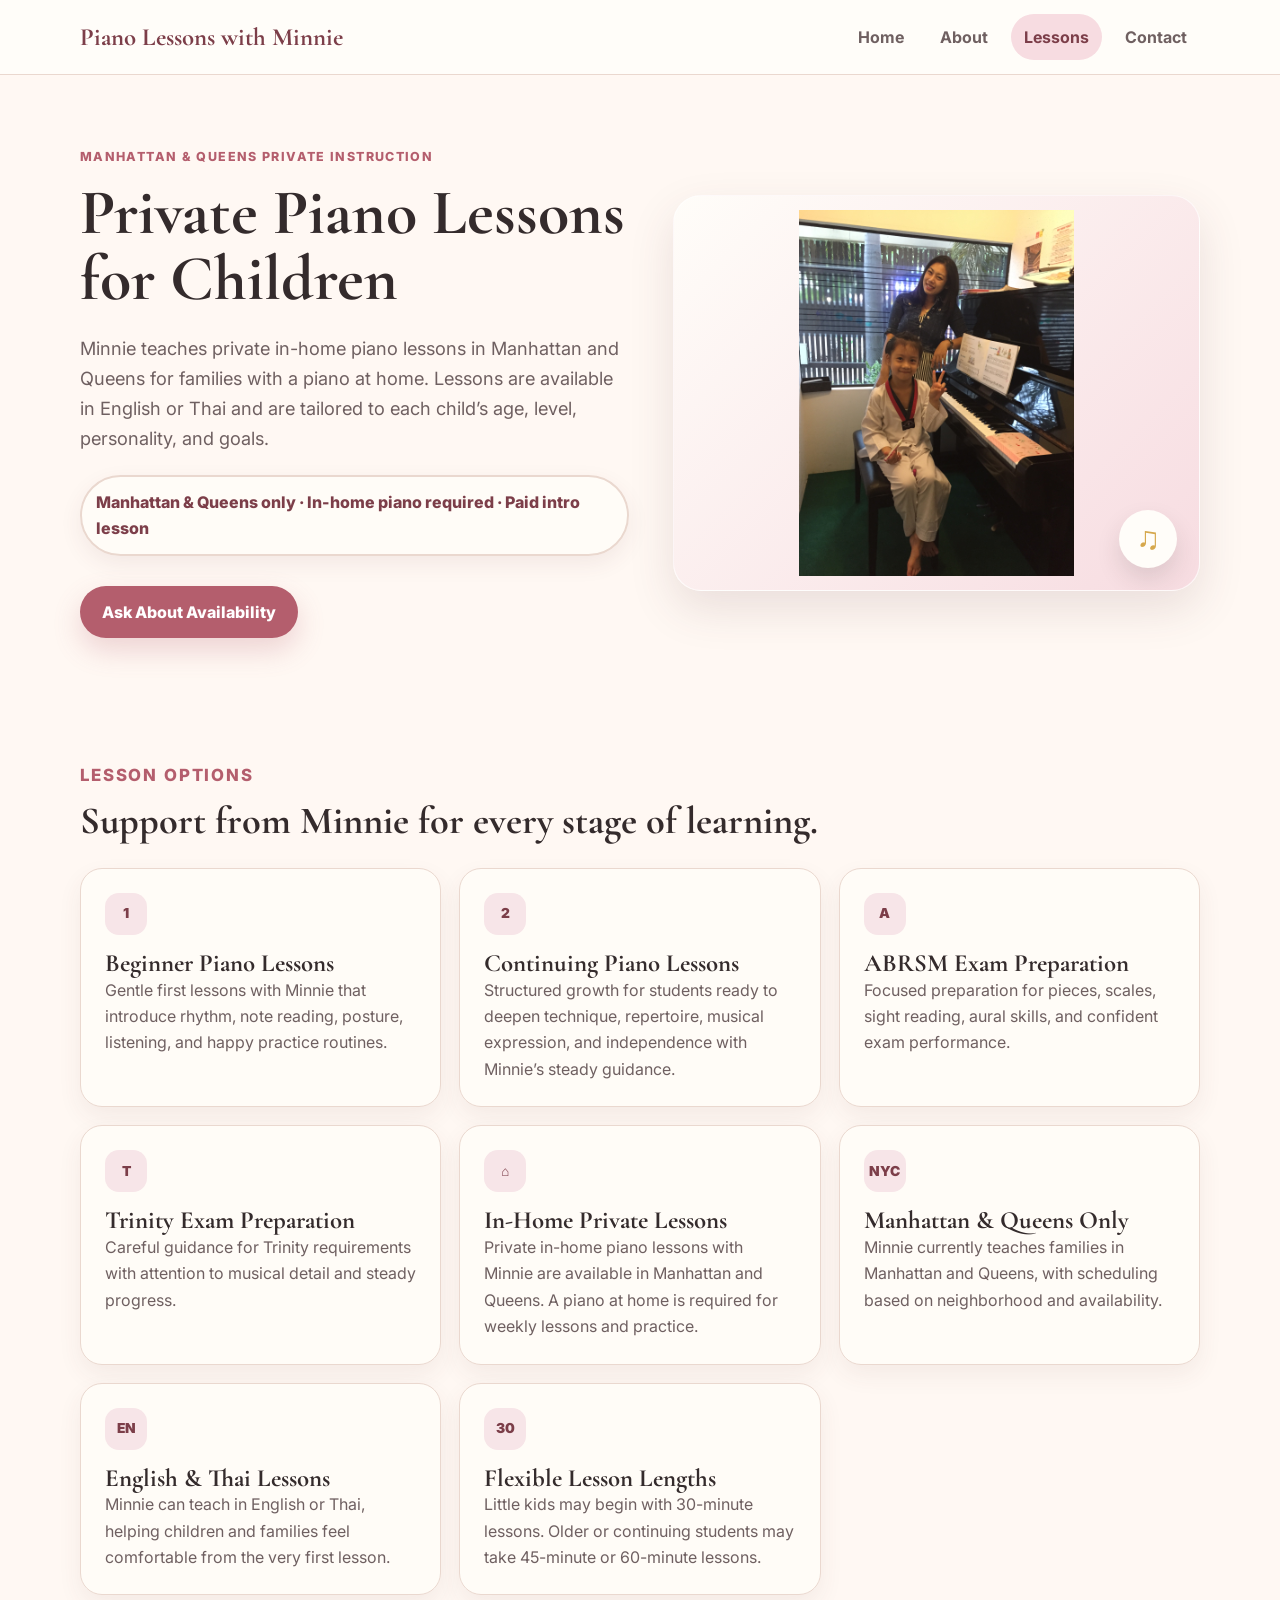
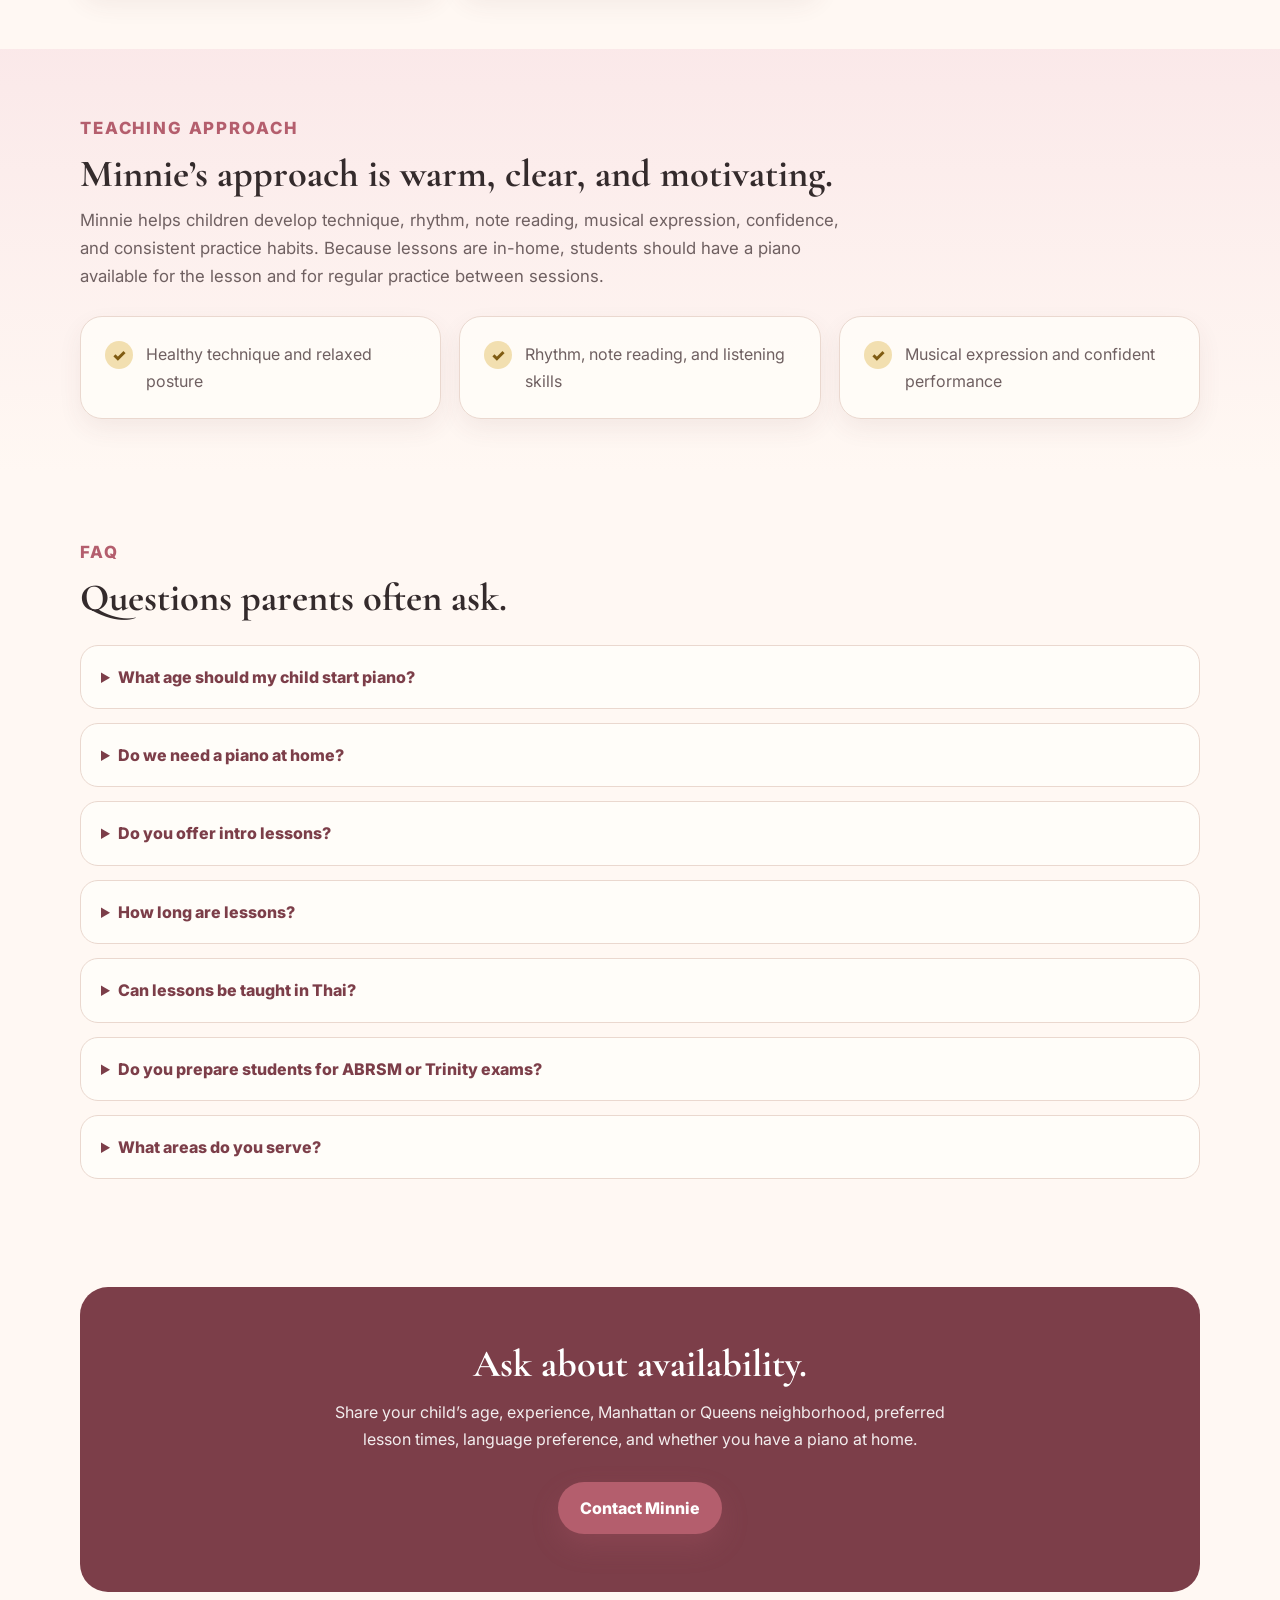
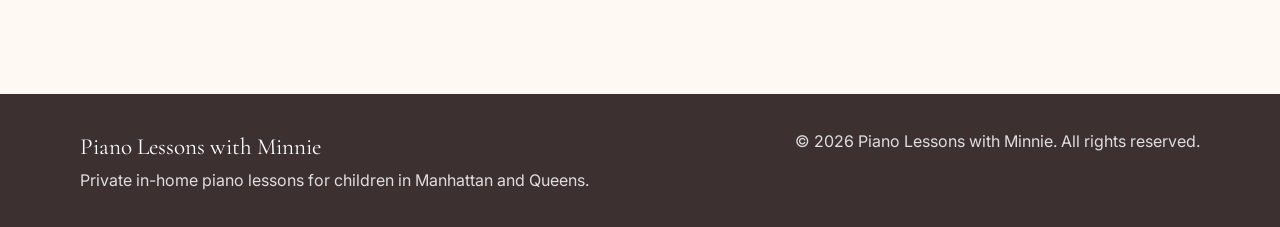
<file: lessons.html>
<!doctype html>
<html lang="en">
  <head>
    <meta charset="utf-8">
    <meta name="viewport" content="width=device-width, initial-scale=1">
    <title>Children’s Piano Lessons with Minnie | Manhattan &amp; Queens</title>
    <meta name="description" content="Explore children’s piano lessons with Minnie in Manhattan and Queens: beginner piano, continuing lessons, private in-home piano lessons, ABRSM prep, and Trinity exam prep.">
    <link rel="preconnect" href="https://fonts.googleapis.com">
    <link rel="preconnect" href="https://fonts.gstatic.com" crossorigin>
    <link href="https://fonts.googleapis.com/css2?family=Cormorant+Garamond:wght@600;700&family=Inter:wght@400;600;700;800&display=swap" rel="stylesheet">
    <link rel="stylesheet" href="styles.css">
    <script type="application/ld+json">
      {
        "@context": "https://schema.org",
        "@type": "Service",
        "name": "Children's Piano Lessons with Minnie",
        "provider": {"@type": "LocalBusiness", "name": "Piano Lessons with Minnie"},
        "instructor": {"@type": "Person", "name": "Minnie"},
        "audience": {"@type": "PeopleAudience", "suggestedMinAge": 4},
        "areaServed": ["Manhattan, New York, NY", "Queens, New York, NY"],
        "serviceType": ["Beginner piano lessons", "Continuing piano lessons", "ABRSM exam preparation", "Trinity exam preparation", "In-home private piano lessons"],
        "description": "Thoughtful in-home piano lessons in Manhattan and Queens, tailored to each child's age, level, personality, and musical goals. A piano at home is required."
      }
    </script>
  </head>
  <body>
    <header class="site-header">
      <nav class="nav" aria-label="Main navigation">
        <a class="logo" href="index.html">Piano Lessons with Minnie</a>
        <div class="nav-links">
          <a href="index.html">Home</a>
          <a href="about.html">About</a>
          <a href="lessons.html" aria-current="page">Lessons</a>
          <a href="contact.html">Contact</a>
        </div>
      </nav>
    </header>

    <main>
      <section class="hero">
        <div>
          <p class="eyebrow">Manhattan &amp; Queens private instruction</p>
          <h1>Private Piano Lessons for Children</h1>
          <p class="lead">Minnie teaches private in-home piano lessons in Manhattan and Queens for families with a piano at home. Lessons are available in English or Thai and are tailored to each child’s age, level, personality, and goals.</p>
          <p class="service-note">Manhattan &amp; Queens only · In-home piano required · Paid intro lesson</p>
          <div class="actions">
            <a class="button primary" href="contact.html">Ask About Availability</a>
          </div>
        </div>
        <div class="hero-art contain-photo">
            <img src="assets/images/minnie-with-young-student.jpg" alt="Minnie smiling with a young piano student beside a piano">
          <span class="music-note" aria-hidden="true">♫</span>
        </div>
      </section>

      <section class="section">
        <div class="section-heading">
          <p class="eyebrow">Lesson options</p>
          <h2>Support from Minnie for every stage of learning.</h2>
        </div>
        <div class="grid three">
          <article class="card">
            <div class="icon">1</div>
            <h3>Beginner Piano Lessons</h3>
            <p>Gentle first lessons with Minnie that introduce rhythm, note reading, posture, listening, and happy practice routines.</p>
          </article>
          <article class="card">
            <div class="icon">2</div>
            <h3>Continuing Piano Lessons</h3>
            <p>Structured growth for students ready to deepen technique, repertoire, musical expression, and independence with Minnie’s steady guidance.</p>
          </article>
          <article class="card">
            <div class="icon">A</div>
            <h3>ABRSM Exam Preparation</h3>
            <p>Focused preparation for pieces, scales, sight reading, aural skills, and confident exam performance.</p>
          </article>
          <article class="card">
            <div class="icon">T</div>
            <h3>Trinity Exam Preparation</h3>
            <p>Careful guidance for Trinity requirements with attention to musical detail and steady progress.</p>
          </article>
          <article class="card">
            <div class="icon">⌂</div>
            <h3>In-Home Private Lessons</h3>
            <p>Private in-home piano lessons with Minnie are available in Manhattan and Queens. A piano at home is required for weekly lessons and practice.</p>
          </article>
          <article class="card">
            <div class="icon">NYC</div>
            <h3>Manhattan &amp; Queens Only</h3>
            <p>Minnie currently teaches families in Manhattan and Queens, with scheduling based on neighborhood and availability.</p>
          </article>
          <article class="card">
            <div class="icon">EN</div>
            <h3>English &amp; Thai Lessons</h3>
            <p>Minnie can teach in English or Thai, helping children and families feel comfortable from the very first lesson.</p>
          </article>
          <article class="card">
            <div class="icon">30</div>
            <h3>Flexible Lesson Lengths</h3>
            <p>Little kids may begin with 30-minute lessons. Older or continuing students may take 45-minute or 60-minute lessons.</p>
          </article>
        </div>
      </section>

      <div class="soft-band">
        <section class="section">
          <div class="section-heading">
            <p class="eyebrow">Teaching approach</p>
            <h2>Minnie’s approach is warm, clear, and motivating.</h2>
            <p>Minnie helps children develop technique, rhythm, note reading, musical expression, confidence, and consistent practice habits. Because lessons are in-home, students should have a piano available for the lesson and for regular practice between sessions.</p>
          </div>
          <div class="grid three">
            <div class="card benefit"><span class="check">✓</span><p>Healthy technique and relaxed posture</p></div>
            <div class="card benefit"><span class="check">✓</span><p>Rhythm, note reading, and listening skills</p></div>
            <div class="card benefit"><span class="check">✓</span><p>Musical expression and confident performance</p></div>
          </div>
        </section>
      </div>

      <section class="section">
        <div class="section-heading">
          <p class="eyebrow">FAQ</p>
          <h2>Questions parents often ask.</h2>
        </div>
        <div class="faq">
          <details>
            <summary>What age should my child start piano?</summary>
            <p>Many children can begin piano around age 4, depending on attention span, curiosity, and readiness. Minnie adapts lessons for young beginners.</p>
          </details>
          <details>
            <summary>Do we need a piano at home?</summary>
            <p>Yes. In-home piano lessons require a piano at home for the lesson itself and for consistent practice between lessons.</p>
          </details>
          <details>
            <summary>Do you offer intro lessons?</summary>
            <p>Yes. Families can ask about a paid intro lesson to see whether the teaching style, schedule, and lesson format are a good fit.</p>
          </details>
          <details>
            <summary>How long are lessons?</summary>
            <p>Lesson length depends on the child’s age, level, and goals. Little kids may start with 30-minute lessons, while many students take 45-minute or 60-minute lessons as they grow.</p>
          </details>
          <details>
            <summary>Can lessons be taught in Thai?</summary>
            <p>Yes. Minnie can teach in English or Thai.</p>
          </details>
          <details>
            <summary>Do you prepare students for ABRSM or Trinity exams?</summary>
            <p>Yes. Minnie has experience preparing children for both ABRSM and Trinity piano examinations.</p>
          </details>
          <details>
            <summary>What areas do you serve?</summary>
            <p>Minnie currently teaches in Manhattan and Queens only. Please share your neighborhood to ask about availability.</p>
          </details>
        </div>
      </section>

      <section class="section">
        <div class="cta-band">
          <h2>Ask about availability.</h2>
          <p>Share your child’s age, experience, Manhattan or Queens neighborhood, preferred lesson times, language preference, and whether you have a piano at home.</p>
          <div class="actions" style="justify-content:center">
            <a class="button primary" href="contact.html">Contact Minnie</a>
          </div>
        </div>
      </section>
    </main>

    <footer class="site-footer">
      <div class="footer-inner">
        <div>
          <div class="footer-brand">Piano Lessons with Minnie</div>
          <p>Private in-home piano lessons for children in Manhattan and Queens.</p>
        </div>
      
        <p>© 2026 Piano Lessons with Minnie. All rights reserved.</p>
      </div>
    </footer>
  </body>
</html>
</file>
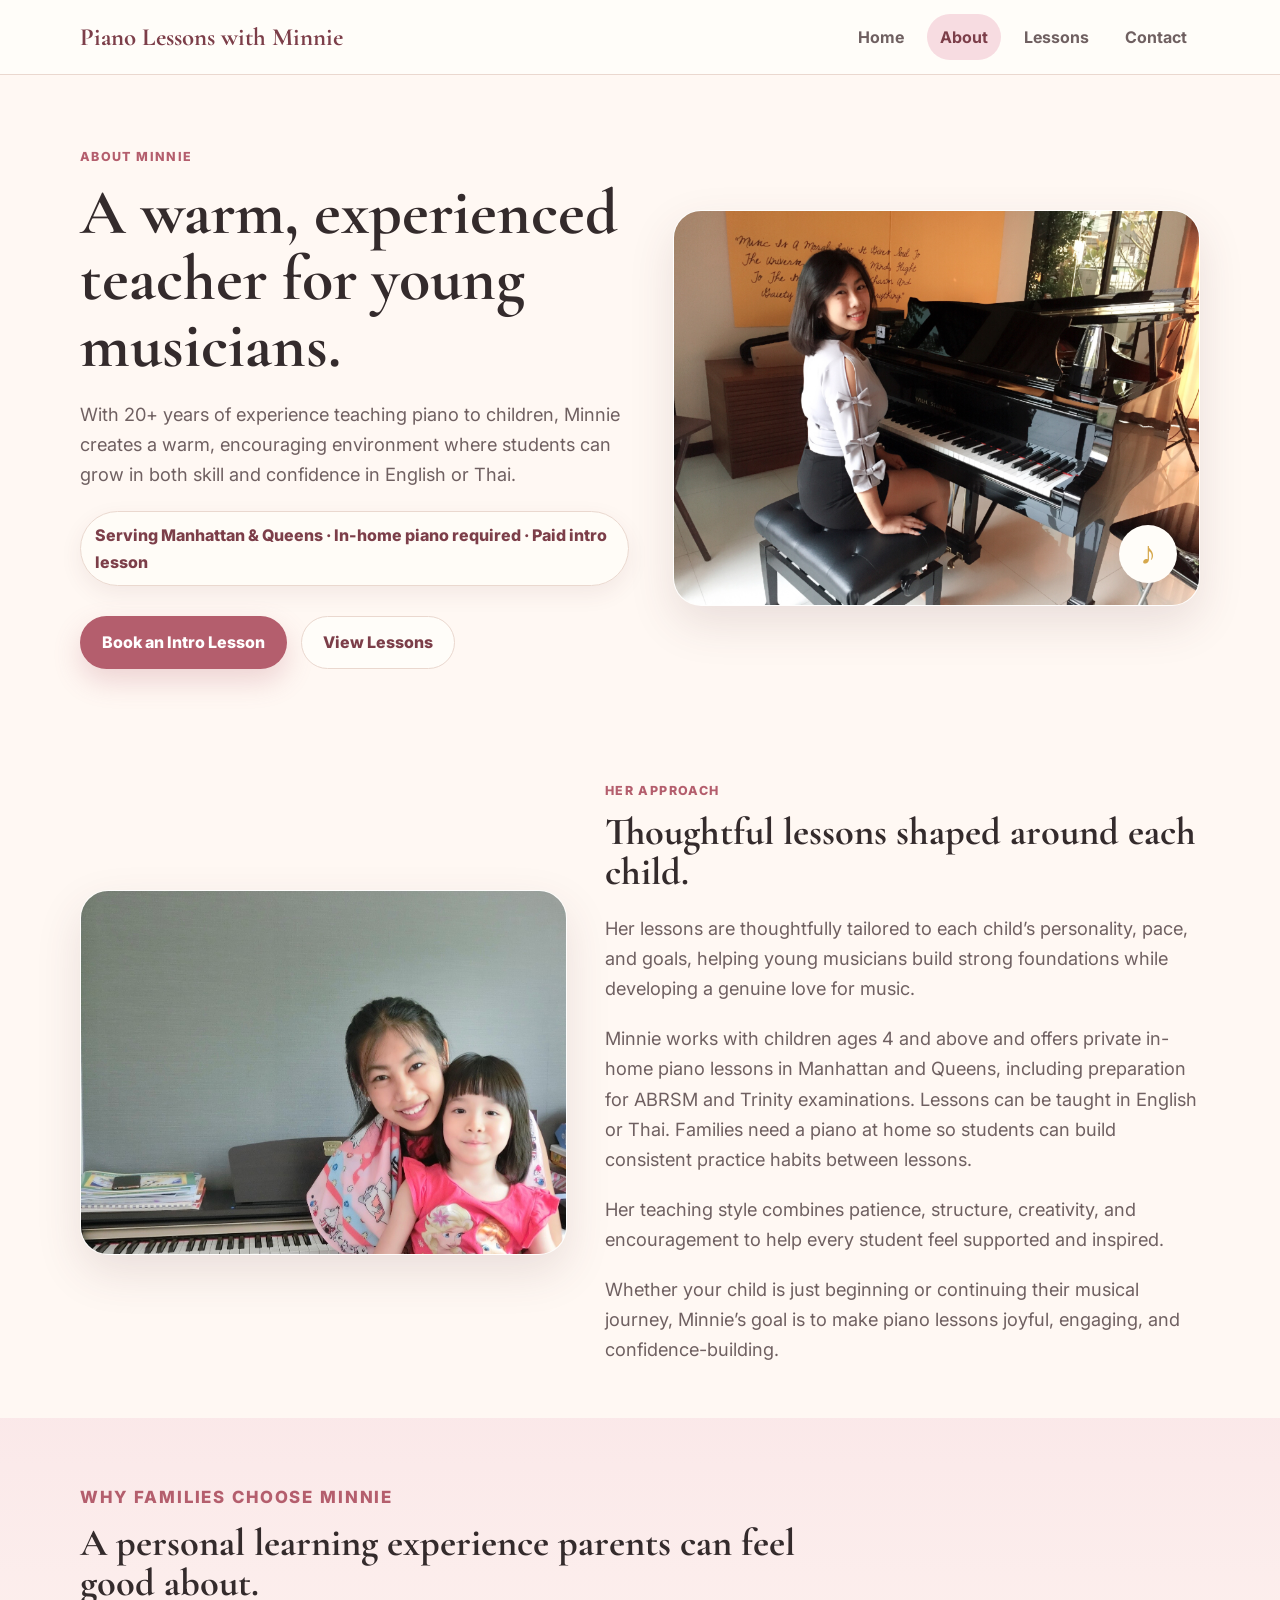
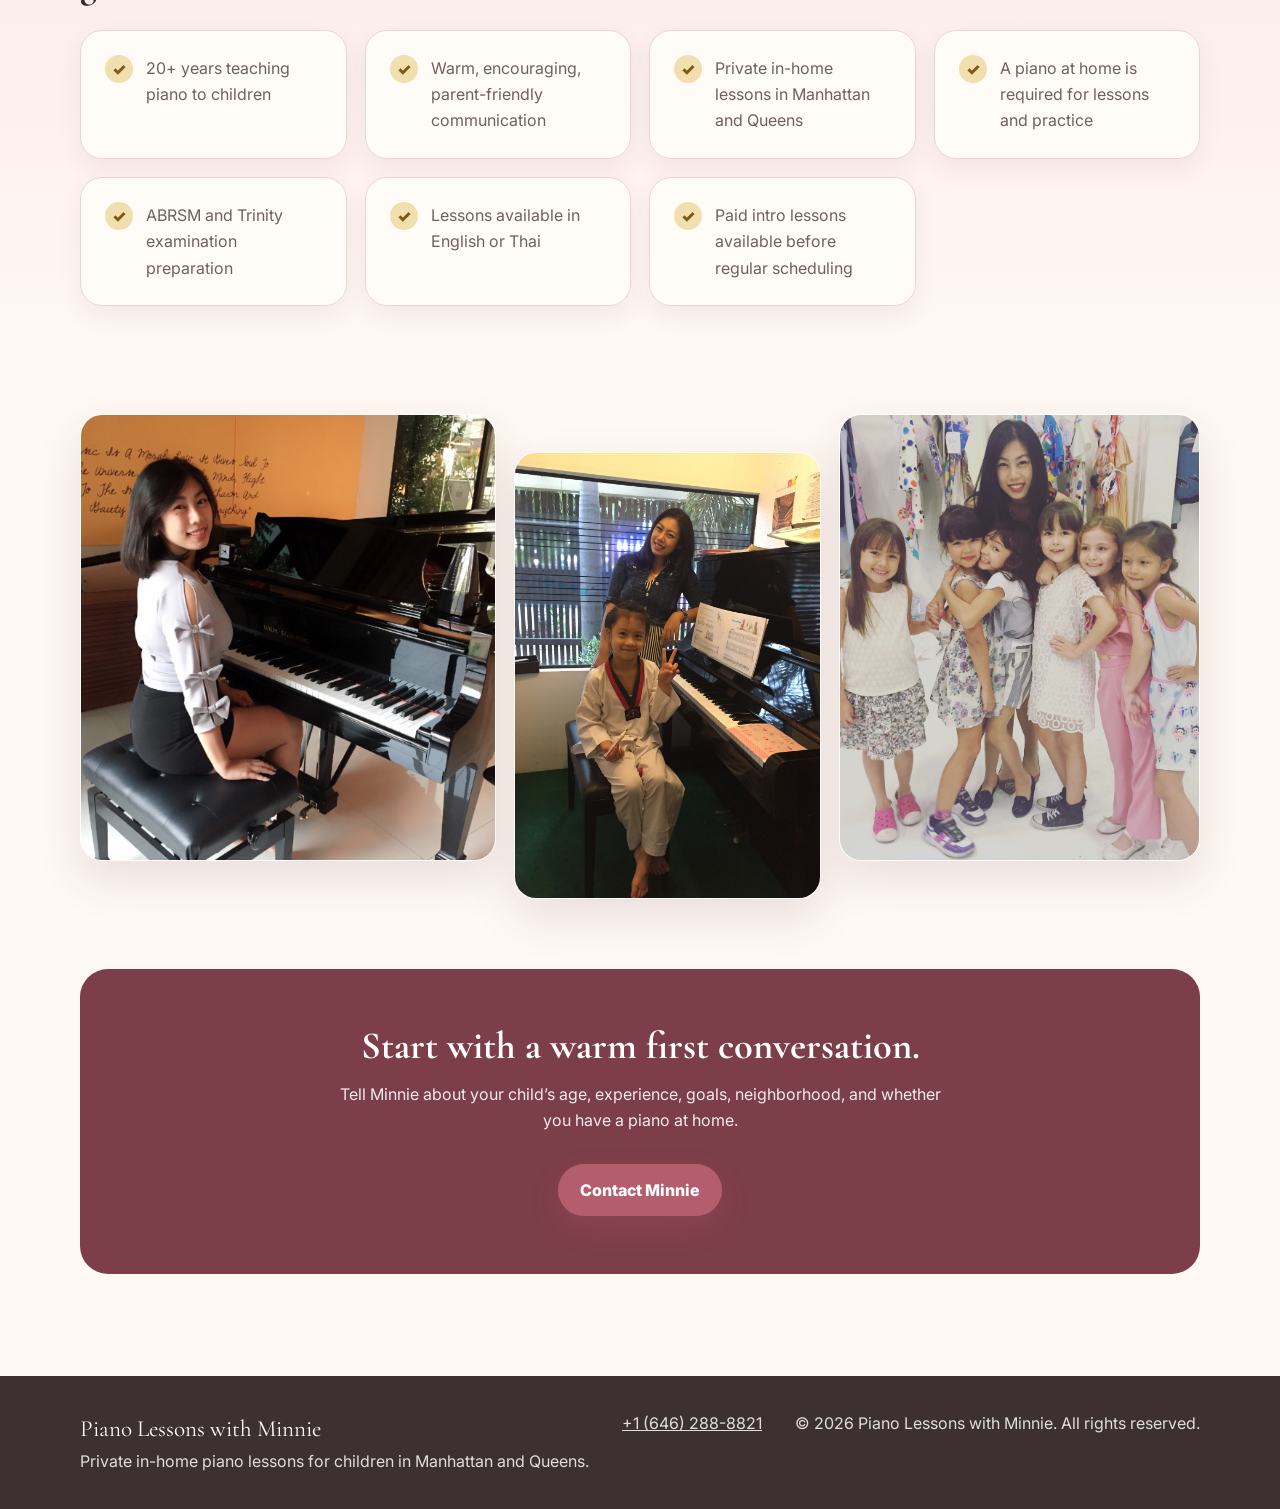
<file: MinniesPiano/about.html>
<!doctype html>
<html lang="en">
  <head>
    <meta charset="utf-8">
    <meta name="viewport" content="width=device-width, initial-scale=1">
    <title>About Minnie | Children’s Piano Lessons with Minnie</title>
    <meta name="description" content="Meet Minnie, an experienced children’s piano teacher offering warm private in-home piano lessons for ages 4+ in Manhattan and Queens. A piano at home is required.">
    <link rel="preconnect" href="https://fonts.googleapis.com">
    <link rel="preconnect" href="https://fonts.gstatic.com" crossorigin>
    <link href="https://fonts.googleapis.com/css2?family=Cormorant+Garamond:wght@600;700&family=Inter:wght@400;600;700;800&display=swap" rel="stylesheet">
    <link rel="stylesheet" href="styles.css">
    <script type="application/ld+json">
      {
        "@context": "https://schema.org",
        "@type": "AboutPage",
        "name": "About Minnie",
        "about": {
          "@type": "Person",
          "name": "Minnie",
          "jobTitle": "Children's Piano Teacher",
          "description": "Minnie is an experienced children’s piano teacher offering warm, confidence-building private in-home piano lessons for children ages 4 and above in Manhattan and Queens."
        }
      }
    </script>
  </head>
  <body>
    <header class="site-header">
      <nav class="nav" aria-label="Main navigation">
        <a class="logo" href="index.html">Piano Lessons with Minnie</a>
        <div class="nav-links">
          <a href="index.html">Home</a>
          <a href="about.html" aria-current="page">About</a>
          <a href="lessons.html">Lessons</a>
          <a href="contact.html">Contact</a>
        </div>
      </nav>
    </header>

    <main>
      <section class="hero">
        <div>
          <p class="eyebrow">About Minnie</p>
          <h1>A warm, experienced teacher for young musicians.</h1>
          <p class="lead">With 20+ years of experience teaching piano to children, Minnie creates a warm, encouraging environment where students can grow in both skill and confidence in English or Thai.</p>
          <p class="service-note">Serving Manhattan &amp; Queens · In-home piano required · Paid intro lesson</p>
          <div class="actions">
            <a class="button primary" href="contact.html">Book an Intro Lesson</a>
            <a class="button secondary" href="lessons.html">View Lessons</a>
          </div>
        </div>
        <div class="hero-art">
          <img src="assets/images/minnie-with-students.jpg" alt="Minnie smiling with a group of young students">
          <span class="music-note" aria-hidden="true">♪</span>
        </div>
      </section>

      <section class="section about">
        <div class="image-card">
          <img src="assets/images/minnie-at-grand-piano.jpg" alt="Minnie seated at a grand piano">
        </div>
        <div>
          <p class="eyebrow">Her approach</p>
          <h2>Thoughtful lessons shaped around each child.</h2>
          <p class="lead">Her lessons are thoughtfully tailored to each child’s personality, pace, and goals, helping young musicians build strong foundations while developing a genuine love for music.</p>
          <p class="lead">Minnie works with children ages 4 and above and offers private in-home piano lessons in Manhattan and Queens, including preparation for ABRSM and Trinity examinations. Lessons can be taught in English or Thai. Families need a piano at home so students can build consistent practice habits between lessons.</p>
          <p class="lead">Her teaching style combines patience, structure, creativity, and encouragement to help every student feel supported and inspired.</p>
          <p class="lead">Whether your child is just beginning or continuing their musical journey, Minnie’s goal is to make piano lessons joyful, engaging, and confidence-building.</p>
        </div>
      </section>

      <div class="soft-band">
        <section class="section">
          <div class="section-heading">
            <p class="eyebrow">Why families choose Minnie</p>
            <h2>A personal learning experience parents can feel good about.</h2>
          </div>
          <div class="grid four">
            <div class="card benefit"><span class="check">✓</span><p>20+ years teaching piano to children</p></div>
            <div class="card benefit"><span class="check">✓</span><p>Warm, encouraging, parent-friendly communication</p></div>
            <div class="card benefit"><span class="check">✓</span><p>Private in-home lessons in Manhattan and Queens</p></div>
            <div class="card benefit"><span class="check">✓</span><p>A piano at home is required for lessons and practice</p></div>
            <div class="card benefit"><span class="check">✓</span><p>ABRSM and Trinity examination preparation</p></div>
            <div class="card benefit"><span class="check">✓</span><p>Lessons available in English or Thai</p></div>
            <div class="card benefit"><span class="check">✓</span><p>Paid intro lessons available before regular scheduling</p></div>
          </div>
        </section>
      </div>

      <section class="section" aria-label="Photos of Minnie with young piano students">
        <div class="photo-strip">
          <img src="assets/images/minnie-with-students.jpg" alt="Minnie smiling with a group of young students">
          <img src="assets/images/minnie-with-young-student.jpg" alt="Minnie smiling with a young student beside a piano">
          <img src="assets/images/student-recital.jpg" alt="Minnie supporting a young piano student during a recital">
        </div>
      </section>

      <section class="section">
        <div class="cta-band">
          <h2>Start with a warm first conversation.</h2>
          <p>Tell Minnie about your child’s age, experience, goals, neighborhood, and whether you have a piano at home.</p>
          <div class="actions" style="justify-content:center">
            <a class="button primary" href="contact.html">Contact Minnie</a>
          </div>
        </div>
      </section>
    </main>

    <footer class="site-footer">
      <div class="footer-inner">
        <div>
          <div class="footer-brand">Piano Lessons with Minnie</div>
          <p>Private in-home piano lessons for children in Manhattan and Queens.</p>
        </div>
        <p><a href="tel:+16462888821">+1 (646) 288-8821</a></p>
        <p>© 2026 Piano Lessons with Minnie. All rights reserved.</p>
      </div>
    </footer>
  </body>
</html>
</file>
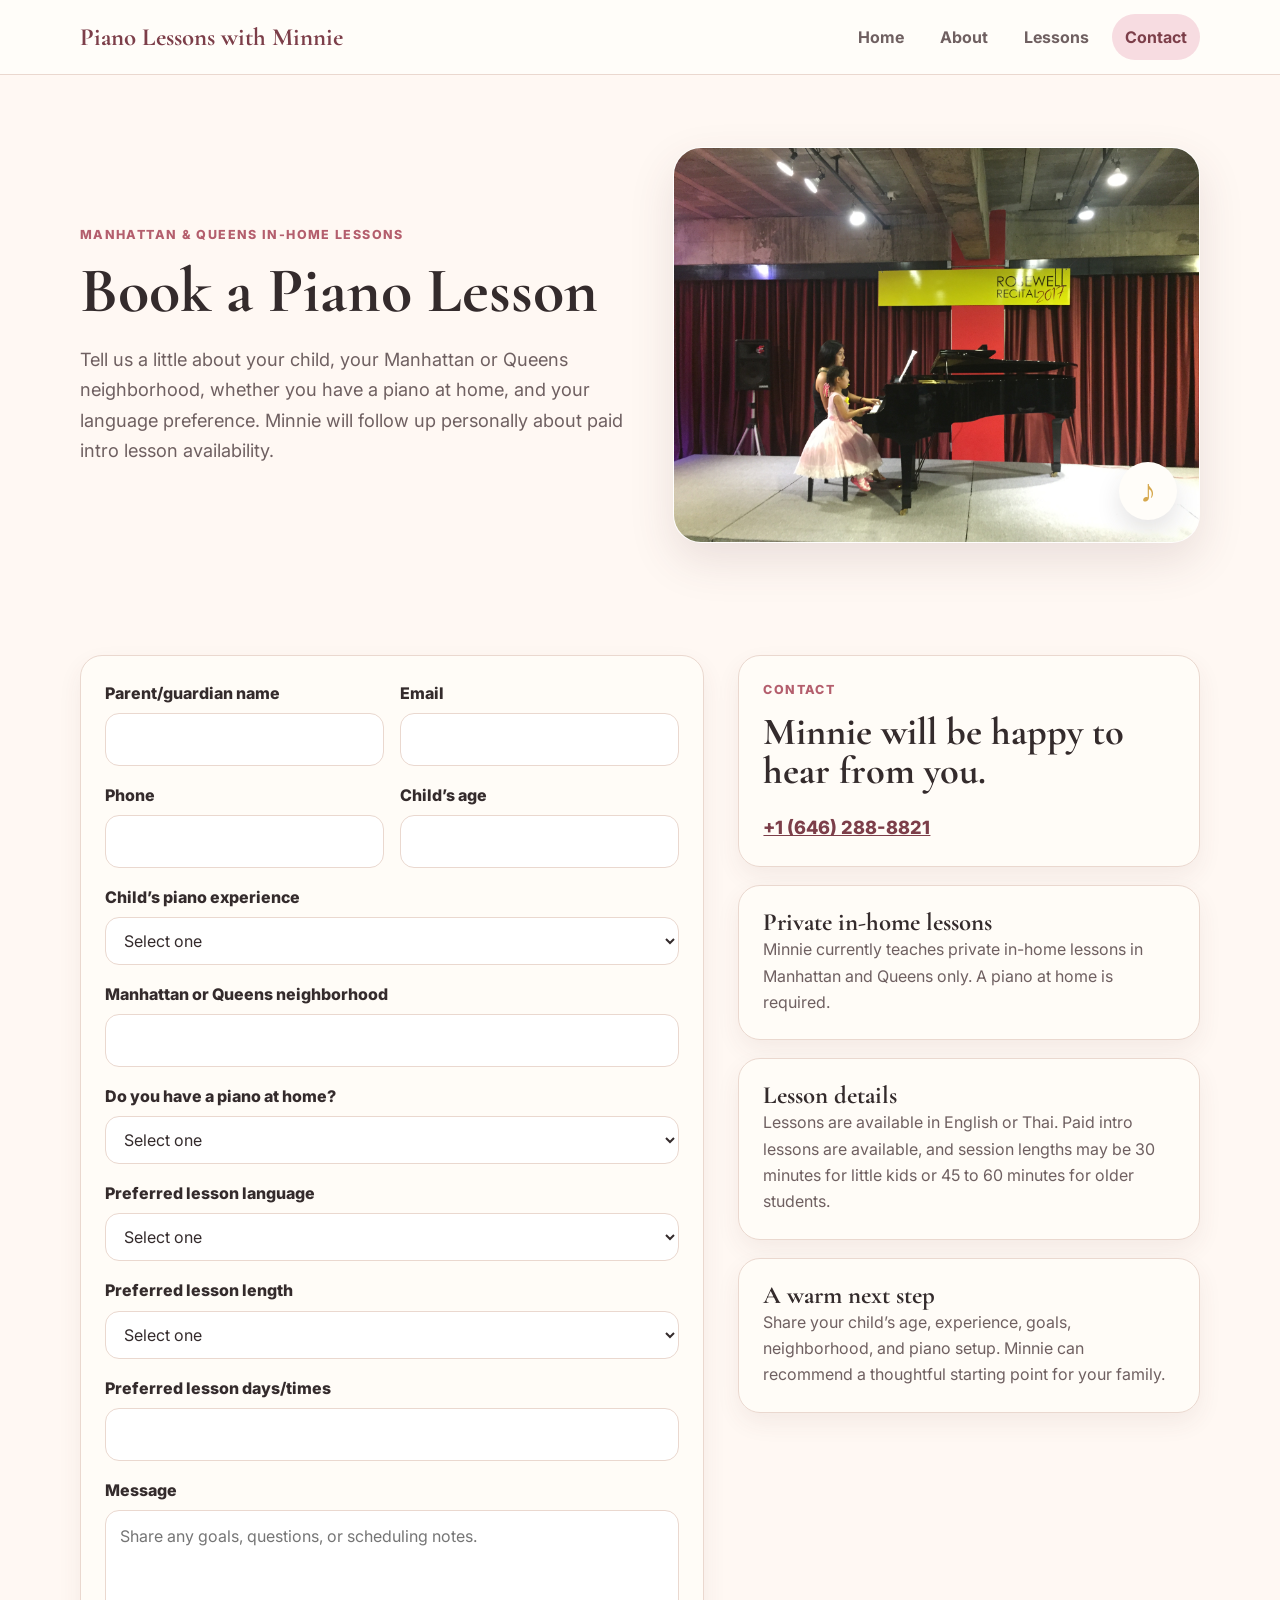
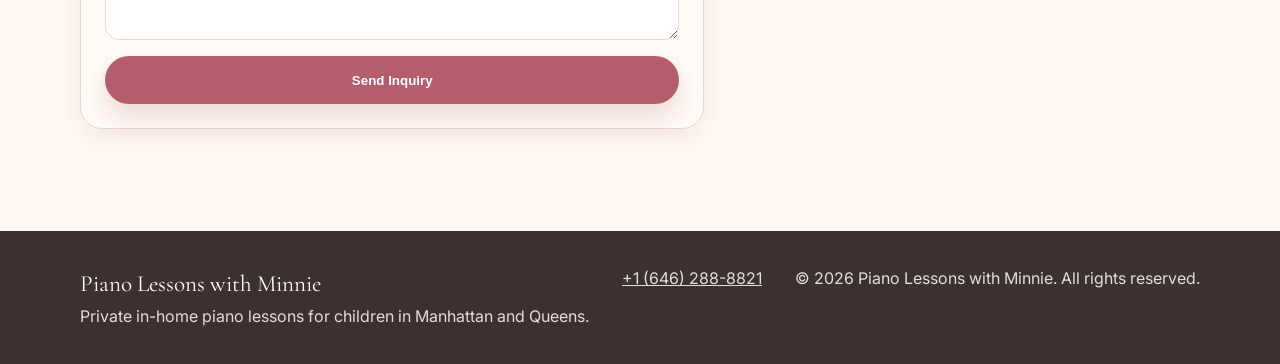
<file: MinniesPiano/contact.html>
<!doctype html>
<html lang="en">
  <head>
    <meta charset="utf-8">
    <meta name="viewport" content="width=device-width, initial-scale=1">
    <title>Contact Minnie | Private In-Home Piano Lessons for Kids</title>
    <meta name="description" content="Contact Minnie to ask about private in-home piano lessons for kids in Manhattan and Queens. A piano at home is required for lessons.">
    <link rel="preconnect" href="https://fonts.googleapis.com">
    <link rel="preconnect" href="https://fonts.gstatic.com" crossorigin>
    <link href="https://fonts.googleapis.com/css2?family=Cormorant+Garamond:wght@600;700&family=Inter:wght@400;600;700;800&display=swap" rel="stylesheet">
    <link rel="stylesheet" href="styles.css">
    <script type="application/ld+json">
      {
        "@context": "https://schema.org",
        "@type": "ContactPage",
        "name": "Contact Minnie",
        "about": {"@type": "LocalBusiness", "name": "Piano Lessons with Minnie", "telephone": "+16462888821", "areaServed": ["Manhattan, New York, NY", "Queens, New York, NY"]},
        "description": "Contact Minnie about private in-home piano lessons for children ages 4 and above in Manhattan and Queens. A piano at home is required."
      }
    </script>
  </head>
  <body>
    <header class="site-header">
      <nav class="nav" aria-label="Main navigation">
        <a class="logo" href="index.html">Piano Lessons with Minnie</a>
        <div class="nav-links">
          <a href="index.html">Home</a>
          <a href="about.html">About</a>
          <a href="lessons.html">Lessons</a>
          <a href="contact.html" aria-current="page">Contact</a>
        </div>
      </nav>
    </header>

    <main>
      <section class="hero">
        <div>
          <p class="eyebrow">Manhattan &amp; Queens in-home lessons</p>
          <h1>Book a Piano Lesson</h1>
          <p class="lead">Tell us a little about your child, your Manhattan or Queens neighborhood, whether you have a piano at home, and your language preference. Minnie will follow up personally about paid intro lesson availability.</p>
        </div>
        <div class="hero-art">
          <img src="assets/images/piano-lesson-student.jpg" alt="Minnie with a young student at a piano lesson">
          <span class="music-note" aria-hidden="true">♪</span>
        </div>
      </section>

      <section class="section contact-layout">
        <div class="card">
          <form name="lesson-inquiry" method="post" data-netlify="true">
            <input type="hidden" name="form-name" value="lesson-inquiry">
            <div class="form-row">
              <div class="field">
                <label for="parent-name">Parent/guardian name</label>
                <input id="parent-name" name="parent-name" type="text" autocomplete="name" required>
              </div>
              <div class="field">
                <label for="email">Email</label>
                <input id="email" name="email" type="email" autocomplete="email" required>
              </div>
            </div>
            <div class="form-row">
              <div class="field">
                <label for="phone">Phone</label>
                <input id="phone" name="phone" type="tel" autocomplete="tel" required>
              </div>
              <div class="field">
                <label for="child-age">Child’s age</label>
                <input id="child-age" name="child-age" type="text" inputmode="numeric" required>
              </div>
            </div>
            <div class="field">
              <label for="experience">Child’s piano experience</label>
              <select id="experience" name="experience" required>
                <option value="">Select one</option>
                <option>Beginner</option>
                <option>Some experience</option>
                <option>Exam preparation</option>
              </select>
            </div>
            <div class="field">
              <label for="location">Manhattan or Queens neighborhood</label>
              <input id="location" name="location" type="text" autocomplete="address-level2" required>
            </div>
            <div class="field">
              <label for="home-piano">Do you have a piano at home?</label>
              <select id="home-piano" name="home-piano" required>
                <option value="">Select one</option>
                <option>Yes, we have a piano at home</option>
                <option>Not yet, but we plan to get one</option>
                <option>No</option>
              </select>
            </div>
            <div class="field">
              <label for="language">Preferred lesson language</label>
              <select id="language" name="language" required>
                <option value="">Select one</option>
                <option>English</option>
                <option>Thai</option>
                <option>English and Thai</option>
              </select>
            </div>
            <div class="field">
              <label for="lesson-length">Preferred lesson length</label>
              <select id="lesson-length" name="lesson-length" required>
                <option value="">Select one</option>
                <option>30 minutes for a young beginner</option>
                <option>45 minutes</option>
                <option>60 minutes</option>
                <option>Not sure yet</option>
              </select>
            </div>
            <div class="field">
              <label for="preferred-times">Preferred lesson days/times</label>
              <input id="preferred-times" name="preferred-times" type="text" required>
            </div>
            <div class="field">
              <label for="message">Message</label>
              <textarea id="message" name="message" placeholder="Share any goals, questions, or scheduling notes."></textarea>
            </div>
            <button class="button primary" type="submit">Send Inquiry</button>
          </form>
        </div>

        <aside class="contact-detail">
          <div class="card">
            <p class="eyebrow">Contact</p>
            <h2>Minnie will be happy to hear from you.</h2>
            <p class="lead"><a href="tel:+16462888821">+1 (646) 288-8821</a></p>
          </div>
          <div class="card">
            <h3>Private in-home lessons</h3>
            <p>Minnie currently teaches private in-home lessons in Manhattan and Queens only. A piano at home is required.</p>
          </div>
          <div class="card">
            <h3>Lesson details</h3>
            <p>Lessons are available in English or Thai. Paid intro lessons are available, and session lengths may be 30 minutes for little kids or 45 to 60 minutes for older students.</p>
          </div>
          <div class="card">
            <h3>A warm next step</h3>
            <p>Share your child’s age, experience, goals, neighborhood, and piano setup. Minnie can recommend a thoughtful starting point for your family.</p>
          </div>
        </aside>
      </section>
    </main>

    <footer class="site-footer">
      <div class="footer-inner">
        <div>
          <div class="footer-brand">Piano Lessons with Minnie</div>
          <p>Private in-home piano lessons for children in Manhattan and Queens.</p>
        </div>
        <p><a href="tel:+16462888821">+1 (646) 288-8821</a></p>
        <p>© 2026 Piano Lessons with Minnie. All rights reserved.</p>
      </div>
    </footer>
  </body>
</html>
</file>
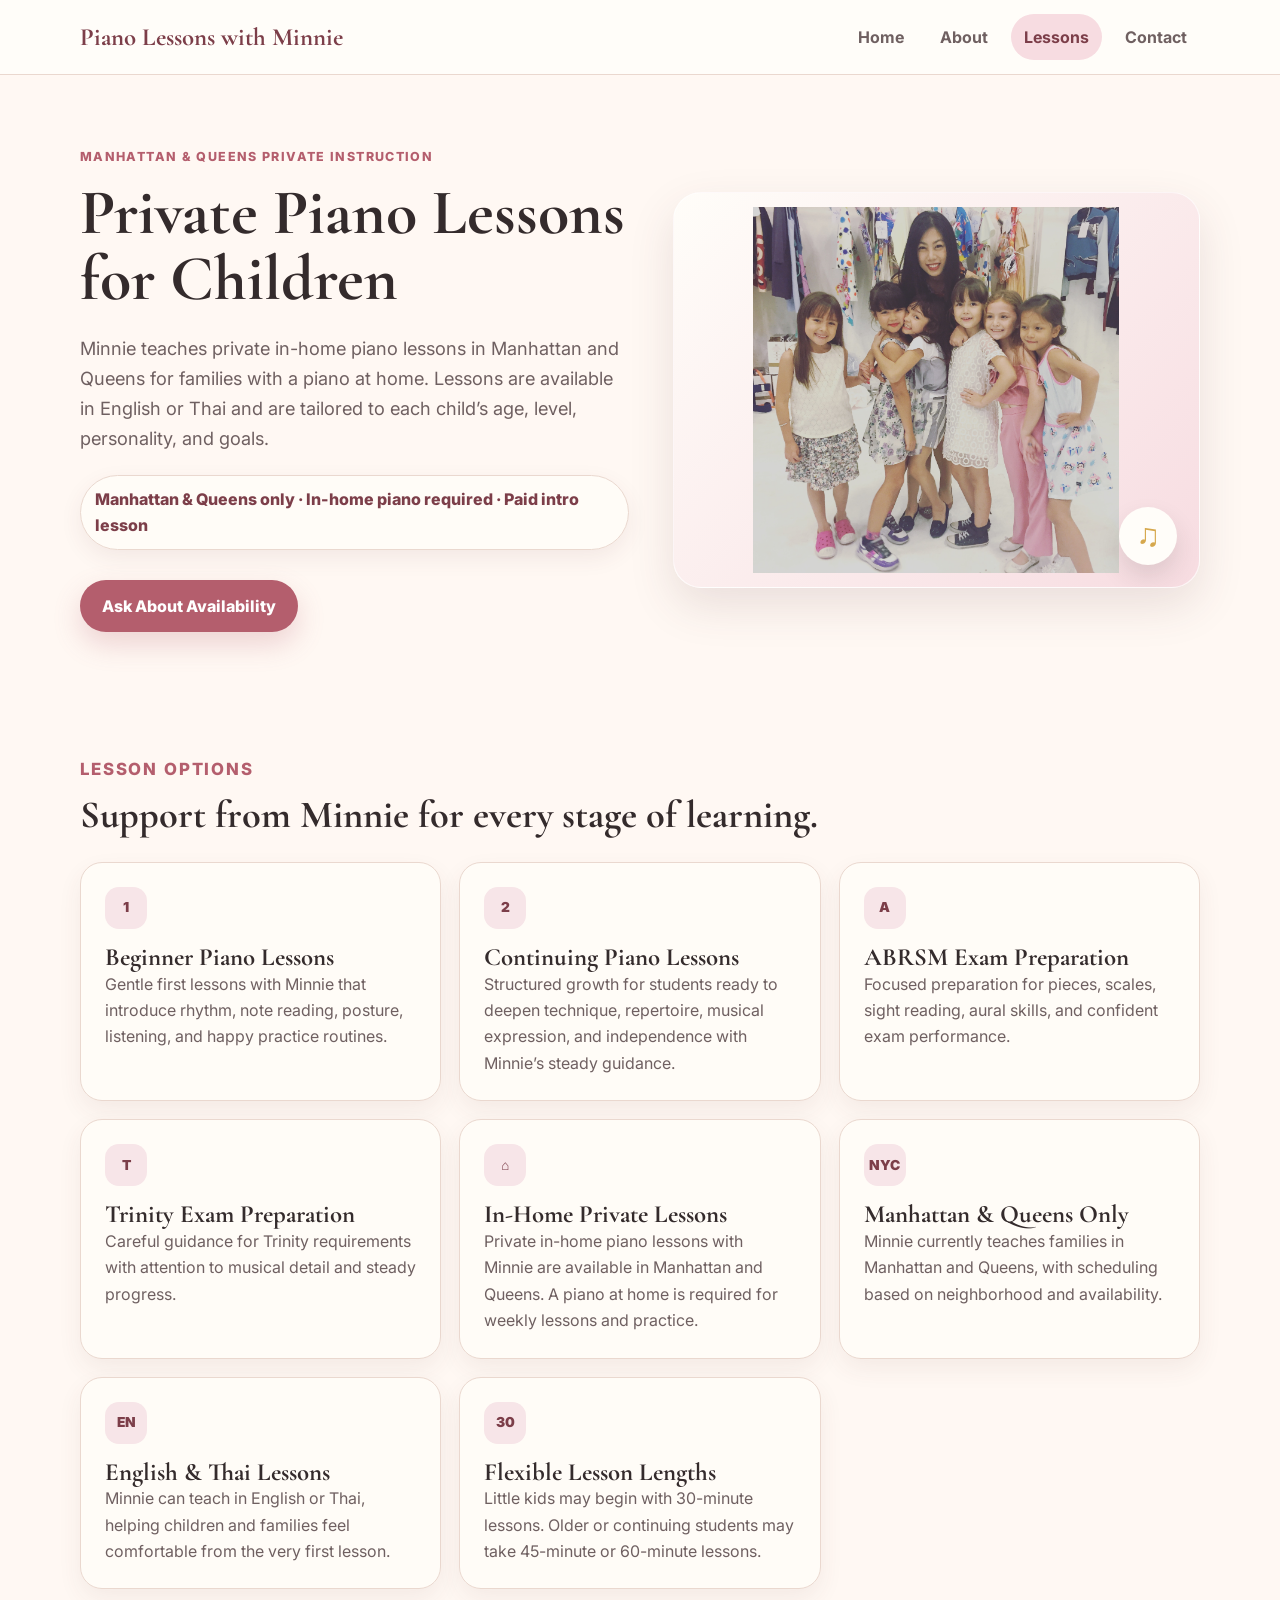
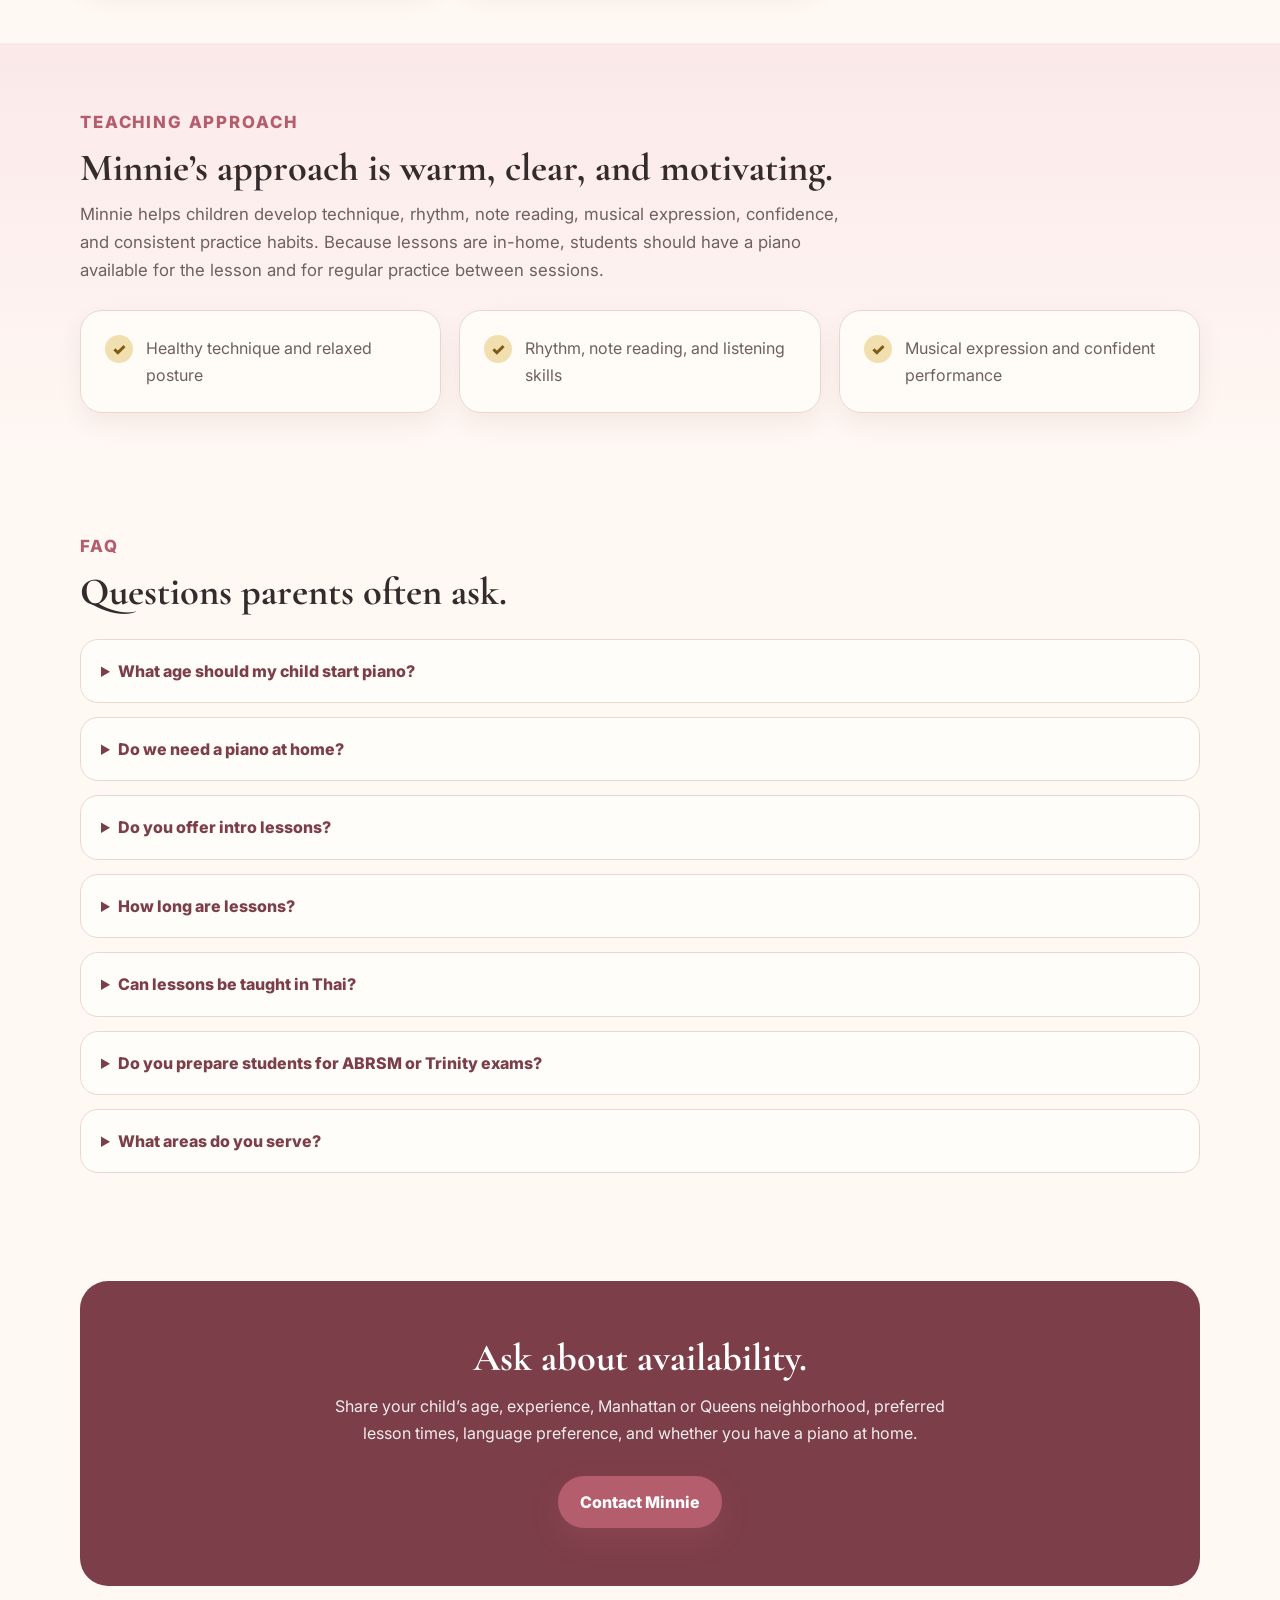
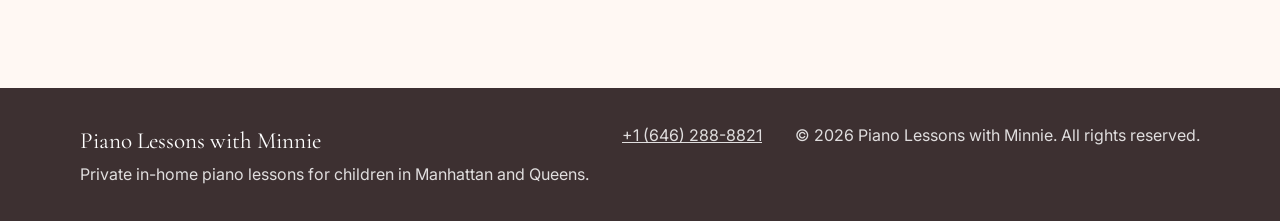
<file: MinniesPiano/lessons.html>
<!doctype html>
<html lang="en">
  <head>
    <meta charset="utf-8">
    <meta name="viewport" content="width=device-width, initial-scale=1">
    <title>Children’s Piano Lessons with Minnie | Manhattan &amp; Queens</title>
    <meta name="description" content="Explore children’s piano lessons with Minnie in Manhattan and Queens: beginner piano, continuing lessons, private in-home piano lessons, ABRSM prep, and Trinity exam prep.">
    <link rel="preconnect" href="https://fonts.googleapis.com">
    <link rel="preconnect" href="https://fonts.gstatic.com" crossorigin>
    <link href="https://fonts.googleapis.com/css2?family=Cormorant+Garamond:wght@600;700&family=Inter:wght@400;600;700;800&display=swap" rel="stylesheet">
    <link rel="stylesheet" href="styles.css">
    <script type="application/ld+json">
      {
        "@context": "https://schema.org",
        "@type": "Service",
        "name": "Children's Piano Lessons with Minnie",
        "provider": {"@type": "LocalBusiness", "name": "Piano Lessons with Minnie", "telephone": "+16462888821"},
        "instructor": {"@type": "Person", "name": "Minnie"},
        "audience": {"@type": "PeopleAudience", "suggestedMinAge": 4},
        "areaServed": ["Manhattan, New York, NY", "Queens, New York, NY"],
        "serviceType": ["Beginner piano lessons", "Continuing piano lessons", "ABRSM exam preparation", "Trinity exam preparation", "In-home private piano lessons"],
        "description": "Thoughtful in-home piano lessons in Manhattan and Queens, tailored to each child's age, level, personality, and musical goals. A piano at home is required."
      }
    </script>
  </head>
  <body>
    <header class="site-header">
      <nav class="nav" aria-label="Main navigation">
        <a class="logo" href="index.html">Piano Lessons with Minnie</a>
        <div class="nav-links">
          <a href="index.html">Home</a>
          <a href="about.html">About</a>
          <a href="lessons.html" aria-current="page">Lessons</a>
          <a href="contact.html">Contact</a>
        </div>
      </nav>
    </header>

    <main>
      <section class="hero">
        <div>
          <p class="eyebrow">Manhattan &amp; Queens private instruction</p>
          <h1>Private Piano Lessons for Children</h1>
          <p class="lead">Minnie teaches private in-home piano lessons in Manhattan and Queens for families with a piano at home. Lessons are available in English or Thai and are tailored to each child’s age, level, personality, and goals.</p>
          <p class="service-note">Manhattan &amp; Queens only · In-home piano required · Paid intro lesson</p>
          <div class="actions">
            <a class="button primary" href="contact.html">Ask About Availability</a>
          </div>
        </div>
        <div class="hero-art contain-photo">
          <img src="assets/images/student-recital.jpg" alt="Minnie supporting a young student during a piano recital">
          <span class="music-note" aria-hidden="true">♫</span>
        </div>
      </section>

      <section class="section">
        <div class="section-heading">
          <p class="eyebrow">Lesson options</p>
          <h2>Support from Minnie for every stage of learning.</h2>
        </div>
        <div class="grid three">
          <article class="card">
            <div class="icon">1</div>
            <h3>Beginner Piano Lessons</h3>
            <p>Gentle first lessons with Minnie that introduce rhythm, note reading, posture, listening, and happy practice routines.</p>
          </article>
          <article class="card">
            <div class="icon">2</div>
            <h3>Continuing Piano Lessons</h3>
            <p>Structured growth for students ready to deepen technique, repertoire, musical expression, and independence with Minnie’s steady guidance.</p>
          </article>
          <article class="card">
            <div class="icon">A</div>
            <h3>ABRSM Exam Preparation</h3>
            <p>Focused preparation for pieces, scales, sight reading, aural skills, and confident exam performance.</p>
          </article>
          <article class="card">
            <div class="icon">T</div>
            <h3>Trinity Exam Preparation</h3>
            <p>Careful guidance for Trinity requirements with attention to musical detail and steady progress.</p>
          </article>
          <article class="card">
            <div class="icon">⌂</div>
            <h3>In-Home Private Lessons</h3>
            <p>Private in-home piano lessons with Minnie are available in Manhattan and Queens. A piano at home is required for weekly lessons and practice.</p>
          </article>
          <article class="card">
            <div class="icon">NYC</div>
            <h3>Manhattan &amp; Queens Only</h3>
            <p>Minnie currently teaches families in Manhattan and Queens, with scheduling based on neighborhood and availability.</p>
          </article>
          <article class="card">
            <div class="icon">EN</div>
            <h3>English &amp; Thai Lessons</h3>
            <p>Minnie can teach in English or Thai, helping children and families feel comfortable from the very first lesson.</p>
          </article>
          <article class="card">
            <div class="icon">30</div>
            <h3>Flexible Lesson Lengths</h3>
            <p>Little kids may begin with 30-minute lessons. Older or continuing students may take 45-minute or 60-minute lessons.</p>
          </article>
        </div>
      </section>

      <div class="soft-band">
        <section class="section">
          <div class="section-heading">
            <p class="eyebrow">Teaching approach</p>
            <h2>Minnie’s approach is warm, clear, and motivating.</h2>
            <p>Minnie helps children develop technique, rhythm, note reading, musical expression, confidence, and consistent practice habits. Because lessons are in-home, students should have a piano available for the lesson and for regular practice between sessions.</p>
          </div>
          <div class="grid three">
            <div class="card benefit"><span class="check">✓</span><p>Healthy technique and relaxed posture</p></div>
            <div class="card benefit"><span class="check">✓</span><p>Rhythm, note reading, and listening skills</p></div>
            <div class="card benefit"><span class="check">✓</span><p>Musical expression and confident performance</p></div>
          </div>
        </section>
      </div>

      <section class="section">
        <div class="section-heading">
          <p class="eyebrow">FAQ</p>
          <h2>Questions parents often ask.</h2>
        </div>
        <div class="faq">
          <details>
            <summary>What age should my child start piano?</summary>
            <p>Many children can begin piano around age 4, depending on attention span, curiosity, and readiness. Minnie adapts lessons for young beginners.</p>
          </details>
          <details>
            <summary>Do we need a piano at home?</summary>
            <p>Yes. In-home piano lessons require a piano at home for the lesson itself and for consistent practice between lessons.</p>
          </details>
          <details>
            <summary>Do you offer intro lessons?</summary>
            <p>Yes. Families can ask about a paid intro lesson to see whether the teaching style, schedule, and lesson format are a good fit.</p>
          </details>
          <details>
            <summary>How long are lessons?</summary>
            <p>Lesson length depends on the child’s age, level, and goals. Little kids may start with 30-minute lessons, while many students take 45-minute or 60-minute lessons as they grow.</p>
          </details>
          <details>
            <summary>Can lessons be taught in Thai?</summary>
            <p>Yes. Minnie can teach in English or Thai.</p>
          </details>
          <details>
            <summary>Do you prepare students for ABRSM or Trinity exams?</summary>
            <p>Yes. Minnie has experience preparing children for both ABRSM and Trinity piano examinations.</p>
          </details>
          <details>
            <summary>What areas do you serve?</summary>
            <p>Minnie currently teaches in Manhattan and Queens only. Please share your neighborhood to ask about availability.</p>
          </details>
        </div>
      </section>

      <section class="section">
        <div class="cta-band">
          <h2>Ask about availability.</h2>
          <p>Share your child’s age, experience, Manhattan or Queens neighborhood, preferred lesson times, language preference, and whether you have a piano at home.</p>
          <div class="actions" style="justify-content:center">
            <a class="button primary" href="contact.html">Contact Minnie</a>
          </div>
        </div>
      </section>
    </main>

    <footer class="site-footer">
      <div class="footer-inner">
        <div>
          <div class="footer-brand">Piano Lessons with Minnie</div>
          <p>Private in-home piano lessons for children in Manhattan and Queens.</p>
        </div>
        <p><a href="tel:+16462888821">+1 (646) 288-8821</a></p>
        <p>© 2026 Piano Lessons with Minnie. All rights reserved.</p>
      </div>
    </footer>
  </body>
</html>
</file>
<file: styles.css>
:root {
  --cream: #fff8f3;
  --warm-white: #fffdf9;
  --blush: #f7dce1;
  --rose: #b45e6d;
  --rose-dark: #7c3e49;
  --ink: #342b2c;
  --muted: #6f6061;
  --gold: #d6a84d;
  --line: #ead8cf;
  --shadow: 0 18px 45px rgba(96, 56, 61, 0.13);
  --serif: "Cormorant Garamond", Georgia, serif;
  --sans: "Inter", "Segoe UI", Arial, sans-serif;
}

* {
  box-sizing: border-box;
}

html {
  scroll-behavior: smooth;
}

body {
  margin: 0;
  color: var(--ink);
  background: var(--cream);
  font-family: var(--sans);
  line-height: 1.65;
}

img {
  display: block;
  max-width: 100%;
}

a {
  color: inherit;
}

.site-header {
  position: sticky;
  top: 0;
  z-index: 10;
  background: rgba(255, 253, 249, 0.94);
  border-bottom: 1px solid var(--line);
  backdrop-filter: blur(12px);
}

.nav {
  width: min(1120px, calc(100% - 32px));
  margin: 0 auto;
  min-height: 74px;
  display: flex;
  align-items: center;
  justify-content: space-between;
  gap: 22px;
}

.logo {
  font-family: var(--serif);
  font-size: 1.55rem;
  font-weight: 700;
  text-decoration: none;
  color: var(--rose-dark);
}

.nav-links {
  display: flex;
  align-items: center;
  gap: 10px;
}

.nav-links a {
  text-decoration: none;
  color: var(--muted);
  font-weight: 700;
  padding: 10px 13px;
  border-radius: 999px;
}

.nav-links a:hover,
.nav-links a[aria-current="page"] {
  color: var(--rose-dark);
  background: var(--blush);
}

.section,
.hero {
  width: min(1120px, calc(100% - 32px));
  margin: 0 auto;
}

.hero {
  padding: 72px 0 58px;
  display: grid;
  grid-template-columns: minmax(0, 1.02fr) minmax(300px, 0.98fr);
  gap: 44px;
  align-items: center;
}

.hero-text {
  position: relative;
}

.eyebrow {
  margin: 0 0 12px;
  color: var(--rose);
  font-size: 0.78rem;
  font-weight: 800;
  letter-spacing: 0.11em;
  text-transform: uppercase;
}

h1,
h2,
h3 {
  font-family: var(--serif);
  line-height: 1.04;
  margin: 0;
  color: var(--ink);
}

h1 {
  font-size: clamp(3rem, 5vw, 5.25rem);
  max-width: 790px;
}

h2 {
  font-size: clamp(2.1rem, 3vw, 3.25rem);
}

h3 {
  font-size: 1.55rem;
}

p {
  margin: 0;
  color: var(--muted);
}

.lead {
  font-size: 1.14rem;
  max-width: 650px;
  margin-top: 20px;
}

.actions {
  display: flex;
  flex-wrap: wrap;
  gap: 14px;
  margin-top: 30px;
}

.button {
  display: inline-flex;
  align-items: center;
  justify-content: center;
  min-height: 48px;
  padding: 12px 21px;
  border-radius: 999px;
  border: 1px solid transparent;
  text-decoration: none;
  font-weight: 800;
}

.button.primary {
  background: var(--rose);
  color: white;
  box-shadow: 0 12px 28px rgba(180, 94, 109, 0.24);
}

.button.secondary {
  background: var(--warm-white);
  color: var(--rose-dark);
  border-color: var(--line);
}

.hero-art,
.image-card {
  position: relative;
  border-radius: 28px;
  overflow: hidden;
  box-shadow: var(--shadow);
  border: 1px solid rgba(255, 255, 255, 0.7);
  background: var(--warm-white);
}

.hero-art img,
.image-card img {
  width: 100%;
  aspect-ratio: 4 / 3;
  object-fit: cover;
}

.hero-art.contain-photo {
  background: linear-gradient(135deg, #fffdf9, #f7dce1);
}

.hero-art.contain-photo img {
  aspect-ratio: 4 / 3;
  object-fit: contain;
  padding: 14px;
}

.music-note {
  position: absolute;
  width: 58px;
  height: 58px;
  display: grid;
  place-items: center;
  right: 22px;
  bottom: 22px;
  border-radius: 50%;
  background: var(--warm-white);
  color: var(--gold);
  font-size: 2rem;
  box-shadow: 0 12px 25px rgba(52, 43, 44, 0.13);
}

.service-note {
  display: inline-flex;
  align-items: center;
  gap: 9px;
  margin-top: 22px;
  padding: 12px 14px;
  border: 2px solid var(--line);
  border-radius: 999px;
  background: rgba(255, 253, 249, 0.88);
  color: var(--rose-dark);
  font-weight: 800;
  box-shadow: 0 8px 22px rgba(96, 56, 61, 0.08);
}

.section {
  padding: 54px 0;
}

.section-heading {
  max-width: 760px;
  margin-bottom: 26px;
}

.section-heading p {
  margin-top: 12px;
  font-size: 1.05rem;
}

.grid {
  display: grid;
  gap: 18px;
}

.grid.four {
  grid-template-columns: repeat(4, 1fr);
}

.grid.three {
  grid-template-columns: repeat(3, 1fr);
}

.grid.two {
  grid-template-columns: repeat(2, 1fr);
}

.card {
  background: rgba(255, 253, 249, 0.88);
  border: 1px solid var(--line);
  border-radius: 22px;
  padding: 24px;
  box-shadow: 0 10px 25px rgba(96, 56, 61, 0.07);
}

.badge-card {
  min-height: 142px;
}

.icon {
  width: 42px;
  height: 42px;
  display: grid;
  place-items: center;
  margin-bottom: 16px;
  border-radius: 14px;
  background: #f7e5e8;
  color: var(--rose-dark);
  font-size: 0.86rem;
  font-weight: 900;
}

.about {
  display: grid;
  grid-template-columns: 0.9fr 1.1fr;
  gap: 38px;
  align-items: center;
}

.benefit-list {
  display: grid;
  gap: 14px;
  margin-top: 22px;
}

.benefit {
  display: flex;
  gap: 13px;
  align-items: flex-start;
}

.check {
  flex: 0 0 28px;
  width: 28px;
  height: 28px;
  display: grid;
  place-items: center;
  border-radius: 50%;
  background: #f2dfb0;
  color: #7f5b12;
  font-weight: 900;
}

.soft-band {
  width: 100%;
  background: linear-gradient(180deg, rgba(247, 220, 225, 0.55), rgba(255, 248, 243, 0));
}

.quote {
  font-family: var(--serif);
  font-size: 1.45rem;
  line-height: 1.25;
  color: var(--ink);
}

.featured-testimonial {
  max-width: 920px;
  margin: 0 auto;
  padding: 34px;
}

.featured-testimonial .quote {
  font-size: clamp(1.55rem, 2.4vw, 2.2rem);
}

.author {
  margin-top: 16px;
  font-weight: 800;
  color: var(--rose-dark);
}

.cta-band {
  text-align: center;
  padding: 58px 24px;
  border-radius: 28px;
  background: var(--rose-dark);
  color: white;
  overflow: hidden;
  position: relative;
}

.cta-band h2,
.cta-band p {
  color: white;
}

.cta-band p {
  margin: 14px auto 0;
  max-width: 620px;
  opacity: 0.9;
}

.faq {
  display: grid;
  gap: 14px;
}

details {
  background: var(--warm-white);
  border: 1px solid var(--line);
  border-radius: 18px;
  padding: 18px 20px;
}

summary {
  cursor: pointer;
  font-weight: 800;
  color: var(--rose-dark);
}

details p {
  margin-top: 10px;
}

.contact-layout {
  display: grid;
  grid-template-columns: 1.15fr 0.85fr;
  gap: 34px;
  align-items: start;
}

form {
  display: grid;
  gap: 16px;
}

.field {
  display: grid;
  gap: 7px;
}

label {
  font-weight: 800;
  color: var(--ink);
}

input,
select,
textarea {
  width: 100%;
  min-height: 48px;
  border: 1px solid var(--line);
  border-radius: 14px;
  padding: 12px 14px;
  color: var(--ink);
  background: white;
  font: inherit;
}

textarea {
  min-height: 130px;
  resize: vertical;
}

.form-row {
  display: grid;
  grid-template-columns: 1fr 1fr;
  gap: 16px;
}

.contact-detail {
  display: grid;
  gap: 18px;
}

.contact-detail a {
  color: var(--rose-dark);
  font-weight: 800;
}

.photo-strip {
  display: grid;
  grid-template-columns: 1.15fr 0.85fr 1fr;
  gap: 18px;
  align-items: stretch;
}

.photo-strip img {
  width: 100%;
  height: 100%;
  min-height: 260px;
  object-fit: cover;
  border-radius: 22px;
  border: 1px solid rgba(255, 255, 255, 0.72);
  box-shadow: var(--shadow);
}

.photo-strip img:nth-child(2) {
  margin-top: 38px;
}

.site-footer {
  margin-top: 48px;
  background: #3d3031;
  color: white;
}

.footer-inner {
  width: min(1120px, calc(100% - 32px));
  margin: 0 auto;
  padding: 34px 0;
  display: flex;
  flex-wrap: wrap;
  justify-content: space-between;
  gap: 18px;
}

.footer-inner p,
.footer-inner a {
  color: rgba(255, 255, 255, 0.84);
}

.footer-brand {
  font-family: var(--serif);
  font-size: 1.45rem;
  color: white;
}

@media (max-width: 900px) {
  .hero,
  .about,
  .contact-layout {
    grid-template-columns: 1fr;
  }

  .grid.four,
  .grid.three {
    grid-template-columns: repeat(2, 1fr);
  }

  .photo-strip {
    grid-template-columns: 1fr 1fr;
  }

  .hero {
    padding-top: 48px;
  }
}

@media (max-width: 640px) {
  .nav {
    min-height: auto;
    padding: 16px 0;
    align-items: flex-start;
    flex-direction: column;
  }

  .nav-links {
    width: 100%;
    justify-content: space-between;
    gap: 4px;
  }

  .nav-links a {
    padding: 8px 9px;
    font-size: 0.94rem;
  }

  h1 {
    font-size: 2.72rem;
  }

  .grid.four,
  .grid.three,
  .grid.two,
  .photo-strip,
  .form-row {
    grid-template-columns: 1fr;
  }

  .photo-strip img,
  .photo-strip img:nth-child(2) {
    margin-top: 0;
    min-height: 220px;
  }

  .hero-art.contain-photo img {
    padding: 10px;
  }

  .section {
    padding: 42px 0;
  }

  .card {
    padding: 20px;
  }

  .actions,
  .button {
    width: 100%;
  }
}
</file>
<file: MinniesPiano/styles.css>
:root {
  --cream: #fff8f3;
  --warm-white: #fffdf9;
  --blush: #f7dce1;
  --rose: #b45e6d;
  --rose-dark: #7c3e49;
  --ink: #342b2c;
  --muted: #6f6061;
  --gold: #d6a84d;
  --line: #ead8cf;
  --shadow: 0 18px 45px rgba(96, 56, 61, 0.13);
  --serif: "Cormorant Garamond", Georgia, serif;
  --sans: "Inter", "Segoe UI", Arial, sans-serif;
}

* {
  box-sizing: border-box;
}

html {
  scroll-behavior: smooth;
}

body {
  margin: 0;
  color: var(--ink);
  background: var(--cream);
  font-family: var(--sans);
  line-height: 1.65;
}

img {
  display: block;
  max-width: 100%;
}

a {
  color: inherit;
}

.site-header {
  position: sticky;
  top: 0;
  z-index: 10;
  background: rgba(255, 253, 249, 0.94);
  border-bottom: 1px solid var(--line);
  backdrop-filter: blur(12px);
}

.nav {
  width: min(1120px, calc(100% - 32px));
  margin: 0 auto;
  min-height: 74px;
  display: flex;
  align-items: center;
  justify-content: space-between;
  gap: 22px;
}

.logo {
  font-family: var(--serif);
  font-size: 1.55rem;
  font-weight: 700;
  text-decoration: none;
  color: var(--rose-dark);
}

.nav-links {
  display: flex;
  align-items: center;
  gap: 10px;
}

.nav-links a {
  text-decoration: none;
  color: var(--muted);
  font-weight: 700;
  padding: 10px 13px;
  border-radius: 999px;
}

.nav-links a:hover,
.nav-links a[aria-current="page"] {
  color: var(--rose-dark);
  background: var(--blush);
}

.section,
.hero {
  width: min(1120px, calc(100% - 32px));
  margin: 0 auto;
}

.hero {
  padding: 72px 0 58px;
  display: grid;
  grid-template-columns: minmax(0, 1.02fr) minmax(300px, 0.98fr);
  gap: 44px;
  align-items: center;
}

.hero-text {
  position: relative;
}

.eyebrow {
  margin: 0 0 12px;
  color: var(--rose);
  font-size: 0.78rem;
  font-weight: 800;
  letter-spacing: 0.11em;
  text-transform: uppercase;
}

h1,
h2,
h3 {
  font-family: var(--serif);
  line-height: 1.04;
  margin: 0;
  color: var(--ink);
}

h1 {
  font-size: clamp(3rem, 5vw, 5.25rem);
  max-width: 790px;
}

h2 {
  font-size: clamp(2.1rem, 3vw, 3.25rem);
}

h3 {
  font-size: 1.55rem;
}

p {
  margin: 0;
  color: var(--muted);
}

.lead {
  font-size: 1.14rem;
  max-width: 650px;
  margin-top: 20px;
}

.actions {
  display: flex;
  flex-wrap: wrap;
  gap: 14px;
  margin-top: 30px;
}

.button {
  display: inline-flex;
  align-items: center;
  justify-content: center;
  min-height: 48px;
  padding: 12px 21px;
  border-radius: 999px;
  border: 1px solid transparent;
  text-decoration: none;
  font-weight: 800;
}

.button.primary {
  background: var(--rose);
  color: white;
  box-shadow: 0 12px 28px rgba(180, 94, 109, 0.24);
}

.button.secondary {
  background: var(--warm-white);
  color: var(--rose-dark);
  border-color: var(--line);
}

.hero-art,
.image-card {
  position: relative;
  border-radius: 28px;
  overflow: hidden;
  box-shadow: var(--shadow);
  border: 1px solid rgba(255, 255, 255, 0.7);
  background: var(--warm-white);
}

.hero-art img,
.image-card img {
  width: 100%;
  aspect-ratio: 4 / 3;
  object-fit: cover;
}

.hero-art.contain-photo {
  background: linear-gradient(135deg, #fffdf9, #f7dce1);
}

.hero-art.contain-photo img {
  aspect-ratio: 4 / 3;
  object-fit: contain;
  padding: 14px;
}

.music-note {
  position: absolute;
  width: 58px;
  height: 58px;
  display: grid;
  place-items: center;
  right: 22px;
  bottom: 22px;
  border-radius: 50%;
  background: var(--warm-white);
  color: var(--gold);
  font-size: 2rem;
  box-shadow: 0 12px 25px rgba(52, 43, 44, 0.13);
}

.service-note {
  display: inline-flex;
  align-items: center;
  gap: 9px;
  margin-top: 22px;
  padding: 10px 14px;
  border: 1px solid var(--line);
  border-radius: 999px;
  background: rgba(255, 253, 249, 0.88);
  color: var(--rose-dark);
  font-weight: 800;
  box-shadow: 0 8px 22px rgba(96, 56, 61, 0.08);
}

.section {
  padding: 54px 0;
}

.section-heading {
  max-width: 760px;
  margin-bottom: 26px;
}

.section-heading p {
  margin-top: 12px;
  font-size: 1.05rem;
}

.grid {
  display: grid;
  gap: 18px;
}

.grid.four {
  grid-template-columns: repeat(4, 1fr);
}

.grid.three {
  grid-template-columns: repeat(3, 1fr);
}

.grid.two {
  grid-template-columns: repeat(2, 1fr);
}

.card {
  background: rgba(255, 253, 249, 0.88);
  border: 1px solid var(--line);
  border-radius: 22px;
  padding: 24px;
  box-shadow: 0 10px 25px rgba(96, 56, 61, 0.07);
}

.badge-card {
  min-height: 142px;
}

.icon {
  width: 42px;
  height: 42px;
  display: grid;
  place-items: center;
  margin-bottom: 16px;
  border-radius: 14px;
  background: #f7e5e8;
  color: var(--rose-dark);
  font-size: 0.86rem;
  font-weight: 900;
}

.about {
  display: grid;
  grid-template-columns: 0.9fr 1.1fr;
  gap: 38px;
  align-items: center;
}

.benefit-list {
  display: grid;
  gap: 14px;
  margin-top: 22px;
}

.benefit {
  display: flex;
  gap: 13px;
  align-items: flex-start;
}

.check {
  flex: 0 0 28px;
  width: 28px;
  height: 28px;
  display: grid;
  place-items: center;
  border-radius: 50%;
  background: #f2dfb0;
  color: #7f5b12;
  font-weight: 900;
}

.soft-band {
  width: 100%;
  background: linear-gradient(180deg, rgba(247, 220, 225, 0.55), rgba(255, 248, 243, 0));
}

.quote {
  font-family: var(--serif);
  font-size: 1.45rem;
  line-height: 1.25;
  color: var(--ink);
}

.featured-testimonial {
  max-width: 920px;
  margin: 0 auto;
  padding: 34px;
}

.featured-testimonial .quote {
  font-size: clamp(1.55rem, 2.4vw, 2.2rem);
}

.author {
  margin-top: 16px;
  font-weight: 800;
  color: var(--rose-dark);
}

.cta-band {
  text-align: center;
  padding: 58px 24px;
  border-radius: 28px;
  background: var(--rose-dark);
  color: white;
  overflow: hidden;
  position: relative;
}

.cta-band h2,
.cta-band p {
  color: white;
}

.cta-band p {
  margin: 14px auto 0;
  max-width: 620px;
  opacity: 0.9;
}

.faq {
  display: grid;
  gap: 14px;
}

details {
  background: var(--warm-white);
  border: 1px solid var(--line);
  border-radius: 18px;
  padding: 18px 20px;
}

summary {
  cursor: pointer;
  font-weight: 800;
  color: var(--rose-dark);
}

details p {
  margin-top: 10px;
}

.contact-layout {
  display: grid;
  grid-template-columns: 1.15fr 0.85fr;
  gap: 34px;
  align-items: start;
}

form {
  display: grid;
  gap: 16px;
}

.field {
  display: grid;
  gap: 7px;
}

label {
  font-weight: 800;
  color: var(--ink);
}

input,
select,
textarea {
  width: 100%;
  min-height: 48px;
  border: 1px solid var(--line);
  border-radius: 14px;
  padding: 12px 14px;
  color: var(--ink);
  background: white;
  font: inherit;
}

textarea {
  min-height: 130px;
  resize: vertical;
}

.form-row {
  display: grid;
  grid-template-columns: 1fr 1fr;
  gap: 16px;
}

.contact-detail {
  display: grid;
  gap: 18px;
}

.contact-detail a {
  color: var(--rose-dark);
  font-weight: 800;
}

.photo-strip {
  display: grid;
  grid-template-columns: 1.15fr 0.85fr 1fr;
  gap: 18px;
  align-items: stretch;
}

.photo-strip img {
  width: 100%;
  height: 100%;
  min-height: 260px;
  object-fit: cover;
  border-radius: 22px;
  border: 1px solid rgba(255, 255, 255, 0.72);
  box-shadow: var(--shadow);
}

.photo-strip img:nth-child(2) {
  margin-top: 38px;
}

.site-footer {
  margin-top: 48px;
  background: #3d3031;
  color: white;
}

.footer-inner {
  width: min(1120px, calc(100% - 32px));
  margin: 0 auto;
  padding: 34px 0;
  display: flex;
  flex-wrap: wrap;
  justify-content: space-between;
  gap: 18px;
}

.footer-inner p,
.footer-inner a {
  color: rgba(255, 255, 255, 0.84);
}

.footer-brand {
  font-family: var(--serif);
  font-size: 1.45rem;
  color: white;
}

@media (max-width: 900px) {
  .hero,
  .about,
  .contact-layout {
    grid-template-columns: 1fr;
  }

  .grid.four,
  .grid.three {
    grid-template-columns: repeat(2, 1fr);
  }

  .photo-strip {
    grid-template-columns: 1fr 1fr;
  }

  .hero {
    padding-top: 48px;
  }
}

@media (max-width: 640px) {
  .nav {
    min-height: auto;
    padding: 16px 0;
    align-items: flex-start;
    flex-direction: column;
  }

  .nav-links {
    width: 100%;
    justify-content: space-between;
    gap: 4px;
  }

  .nav-links a {
    padding: 8px 9px;
    font-size: 0.94rem;
  }

  h1 {
    font-size: 2.72rem;
  }

  .grid.four,
  .grid.three,
  .grid.two,
  .photo-strip,
  .form-row {
    grid-template-columns: 1fr;
  }

  .photo-strip img,
  .photo-strip img:nth-child(2) {
    margin-top: 0;
    min-height: 220px;
  }

  .hero-art.contain-photo img {
    padding: 10px;
  }

  .section {
    padding: 42px 0;
  }

  .card {
    padding: 20px;
  }

  .actions,
  .button {
    width: 100%;
  }
}
</file>
